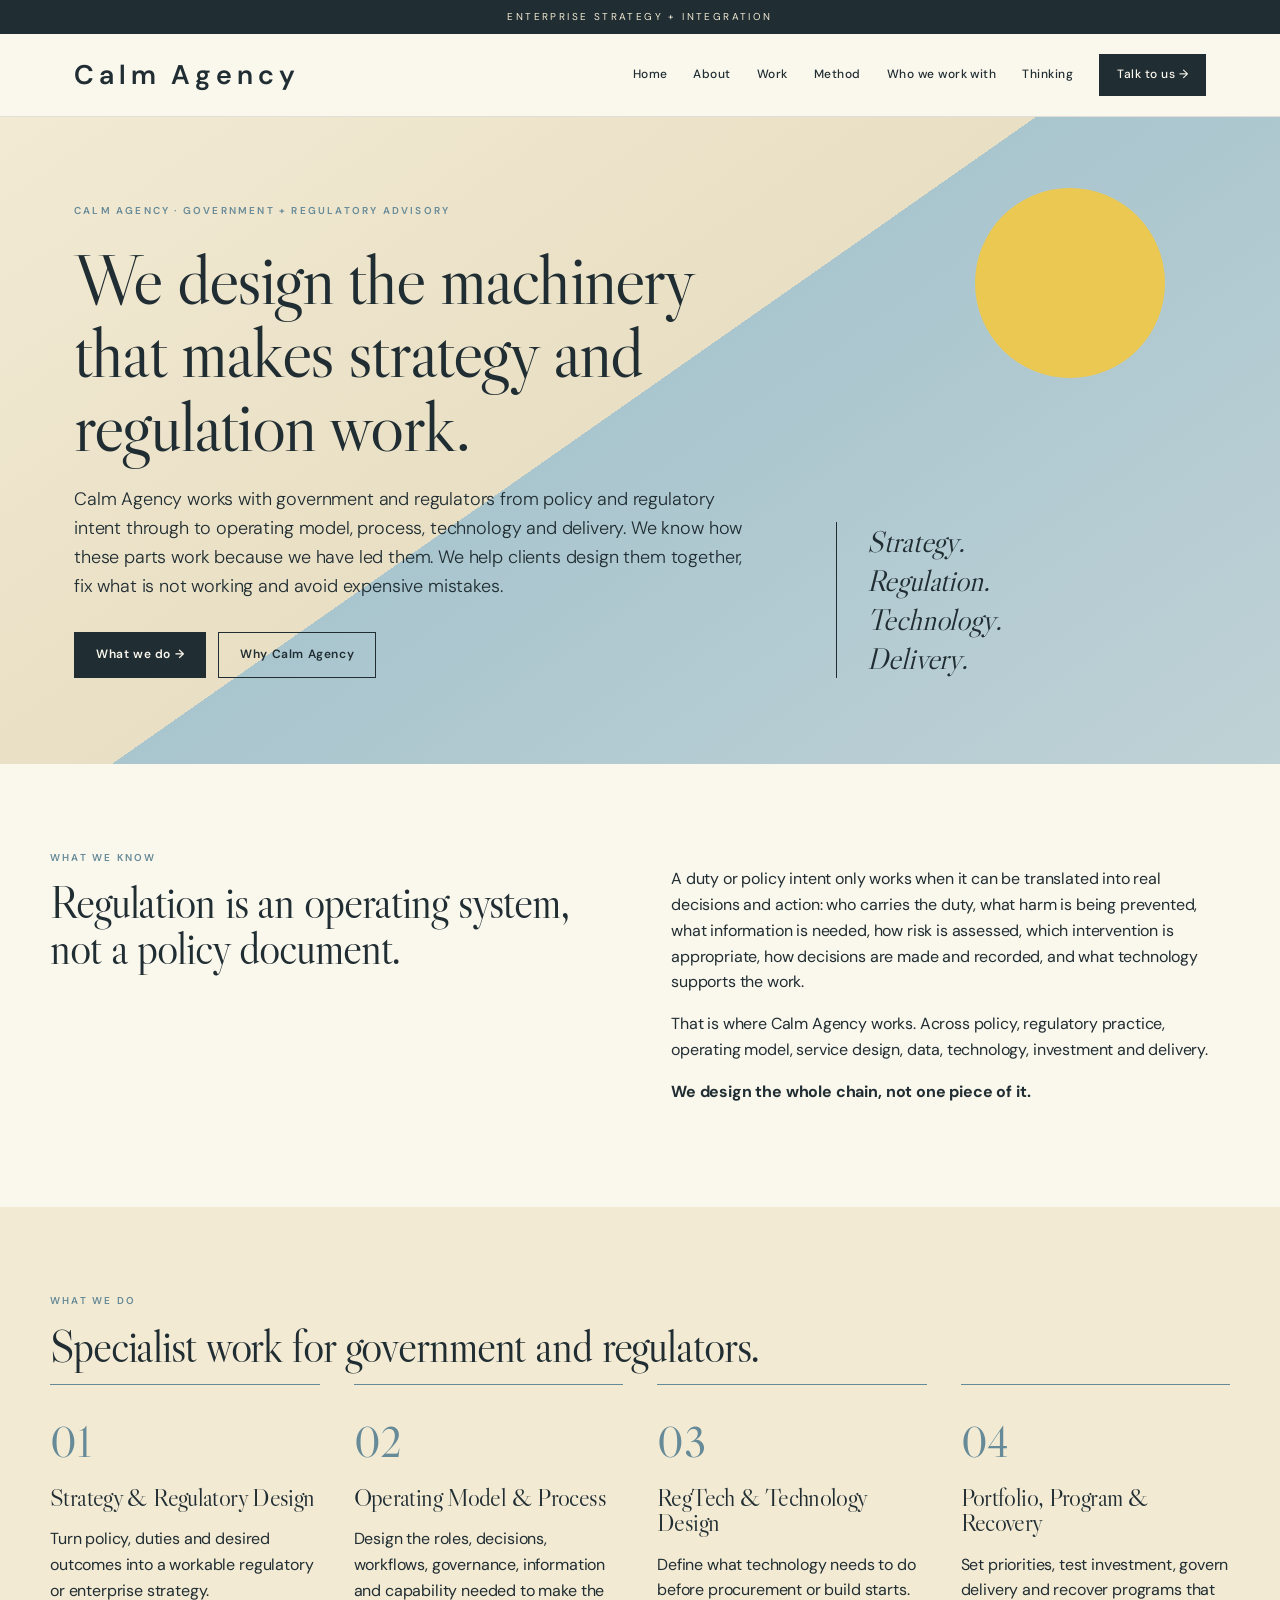
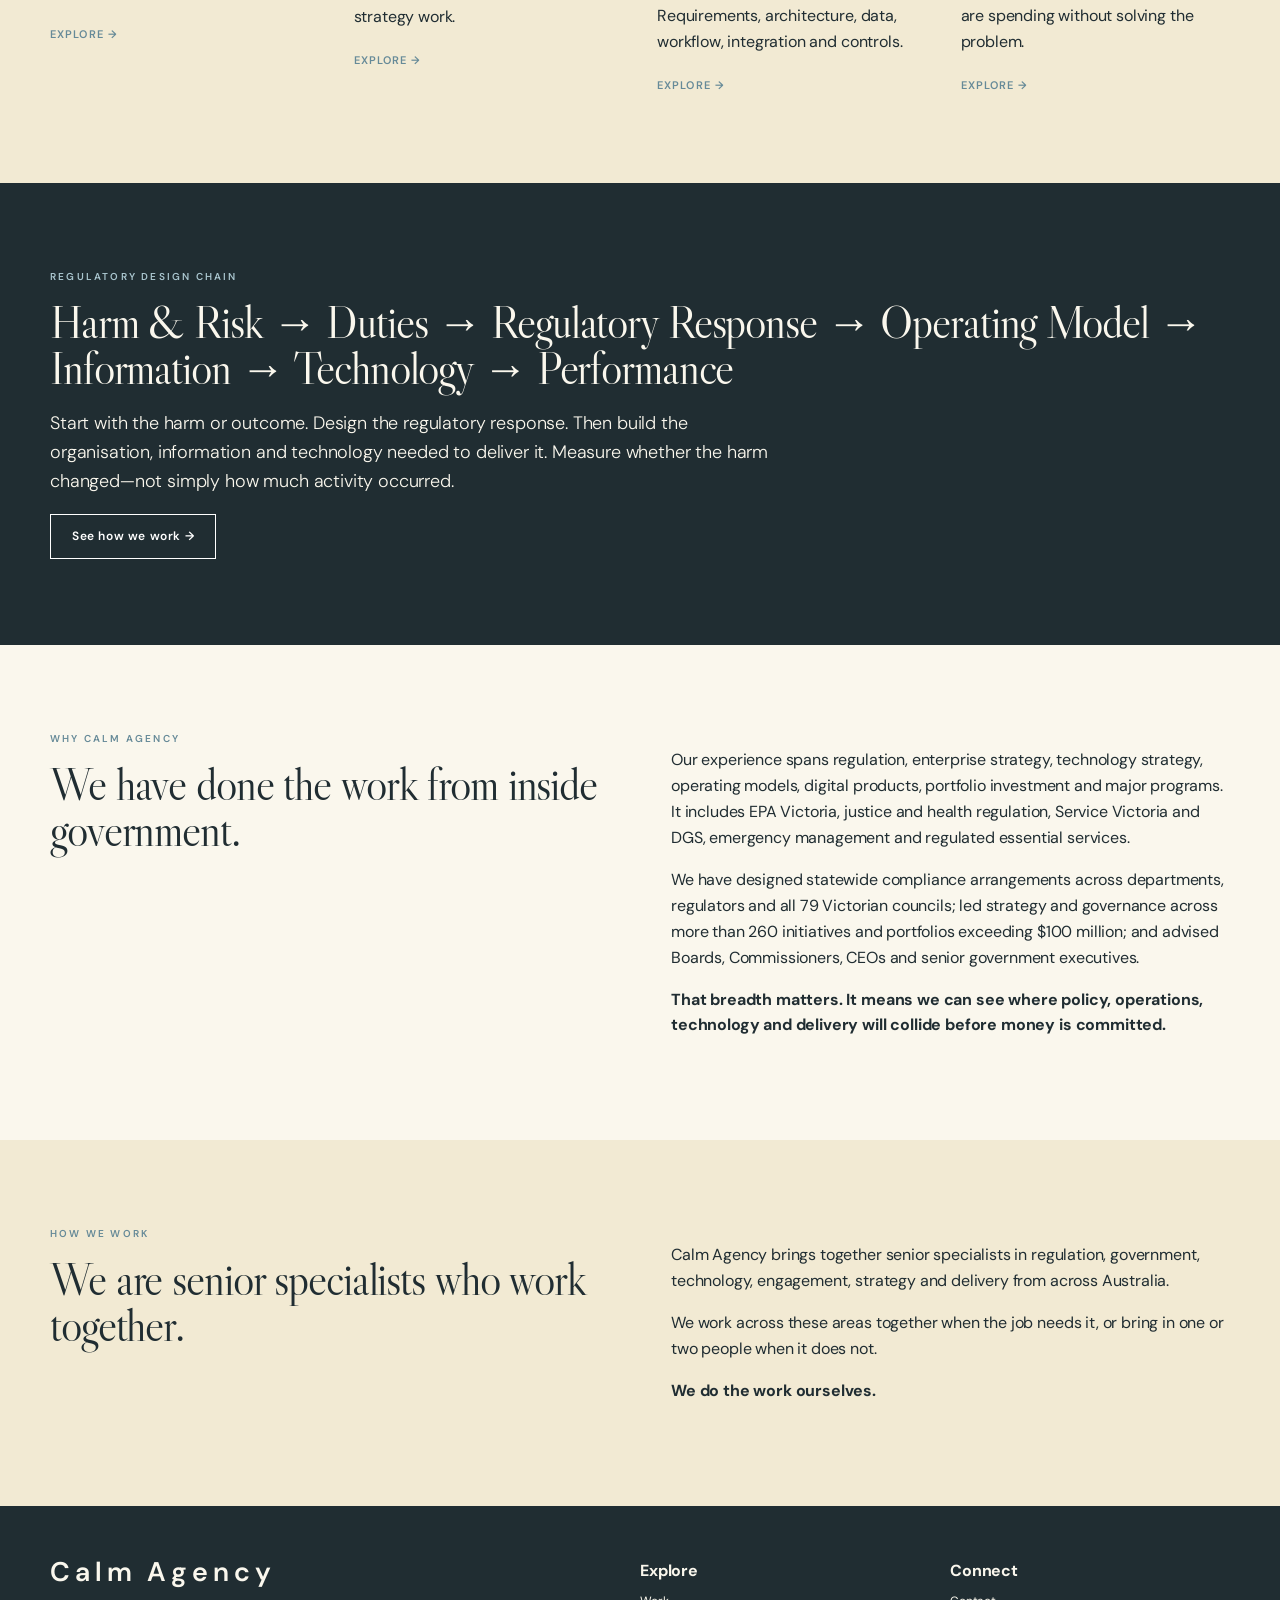
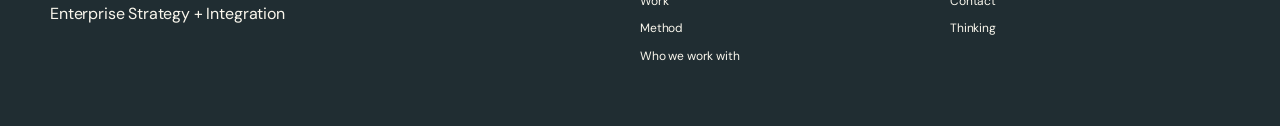
<file: index.html>
<!doctype html><html lang="en"><head><meta charset="utf-8"><meta name="viewport" content="width=device-width,initial-scale=1"><title>Calm Agency | Strategy, Regulation + Technology</title><meta name="description" content="Calm Agency helps government and regulators design strategy, regulation, operating models, technology and delivery that work together."><link rel="icon" type="image/svg+xml" href="favicon.svg"><link rel="stylesheet" href="styles.css"></head><body><div class="top">ENTERPRISE STRATEGY + INTEGRATION</div><header class="nav"><div class="navin"><a class="brand" href="index.html">Calm Agency</a><button class="mobile" aria-label="Toggle navigation" aria-expanded="false" aria-controls="site-nav">Menu</button><nav id="site-nav"><a href="index.html">Home</a><a href="about.html">About</a><a href="services.html">Work</a><a href="approach.html">Method</a><a href="sectors.html">Who we work with</a><a href="insights.html">Thinking</a><a class="cta" href="contact.html">Talk to us →</a></nav></div></header><main><section class="hero"><div class="wrap"><div><div class="eyebrow">Calm Agency · Government + Regulatory Advisory</div><h1>We design the machinery that makes strategy and regulation work.</h1><p class="lead">Calm Agency works with government and regulators from policy and regulatory intent through to operating model, process, technology and delivery. We know how these parts work because we have led them. We help clients design them together, fix what is not working and avoid expensive mistakes.</p><div class="buttons"><a class="button primary" href="services.html">What we do →</a><a class="button" href="about.html">Why Calm Agency</a></div></div><div class="hero-note">Strategy.<br>Regulation.<br>Technology.<br>Delivery.</div></div></section><section class="section"><div class="inner grid2"><div><div class="eyebrow">What we know</div><h2>Regulation is an operating system, not a policy document.</h2></div><div><p>A duty or policy intent only works when it can be translated into real decisions and action: who carries the duty, what harm is being prevented, what information is needed, how risk is assessed, which intervention is appropriate, how decisions are made and recorded, and what technology supports the work.</p><p>That is where Calm Agency works. Across policy, regulatory practice, operating model, service design, data, technology, investment and delivery.</p><p><b>We design the whole chain, not one piece of it.</b></p></div></div></section><section class="section alt"><div class="inner"><div class="eyebrow">What we do</div><h2>Specialist work for government and regulators.</h2><div class="grid4"><article class="card"><div class="num">01</div><h3>Strategy & Regulatory Design</h3><p>Turn policy, duties and desired outcomes into a workable regulatory or enterprise strategy.</p><a href="services.html#strategy">Explore →</a></article><article class="card"><div class="num">02</div><h3>Operating Model & Process</h3><p>Design the roles, decisions, workflows, governance, information and capability needed to make the strategy work.</p><a href="services.html#operating-model">Explore →</a></article><article class="card"><div class="num">03</div><h3>RegTech & Technology Design</h3><p>Define what technology needs to do before procurement or build starts. Requirements, architecture, data, workflow, integration and controls.</p><a href="services.html#technology">Explore →</a></article><article class="card"><div class="num">04</div><h3>Portfolio, Program & Recovery</h3><p>Set priorities, test investment, govern delivery and recover programs that are spending without solving the problem.</p><a href="services.html#delivery">Explore →</a></article></div></div></section><section class="section dark"><div class="inner"><div class="eyebrow" style="color:#a9c5ce">Regulatory design chain</div><h2>Harm & Risk → Duties → Regulatory Response → Operating Model → Information → Technology → Performance</h2><p class="lead">Start with the harm or outcome. Design the regulatory response. Then build the organisation, information and technology needed to deliver it. Measure whether the harm changed—not simply how much activity occurred.</p><a class="button" style="color:white;border-color:white" href="approach.html">See how we work →</a></div></section><section class="section"><div class="inner grid2"><div><div class="eyebrow">Why Calm Agency</div><h2>We have done the work from inside government.</h2></div><div><p>Our experience spans regulation, enterprise strategy, technology strategy, operating models, digital products, portfolio investment and major programs. It includes EPA Victoria, justice and health regulation, Service Victoria and DGS, emergency management and regulated essential services.</p><p>We have designed statewide compliance arrangements across departments, regulators and all 79 Victorian councils; led strategy and governance across more than 260 initiatives and portfolios exceeding $100 million; and advised Boards, Commissioners, CEOs and senior government executives.</p><p><b>That breadth matters. It means we can see where policy, operations, technology and delivery will collide before money is committed.</b></p></div></div></section><section class="section alt"><div class="inner grid2"><div><div class="eyebrow">How we work</div><h2>We are senior specialists who work together.</h2></div><div><p>Calm Agency brings together senior specialists in regulation, government, technology, engagement, strategy and delivery from across Australia.</p><p>We work across these areas together when the job needs it, or bring in one or two people when it does not.</p><p><b>We do the work ourselves.</b></p></div></div></section></main><footer class="footer"><div class="footerin"><div><div class="brand">Calm Agency</div><p>Enterprise Strategy + Integration</p></div><div><b>Explore</b><a href="services.html">Work</a><a href="approach.html">Method</a><a href="sectors.html">Who we work with</a></div><div><b>Connect</b><a href="contact.html">Contact</a><a href="insights.html">Thinking</a></div></div></footer><script src="script.js"></script></body></html>
</file>
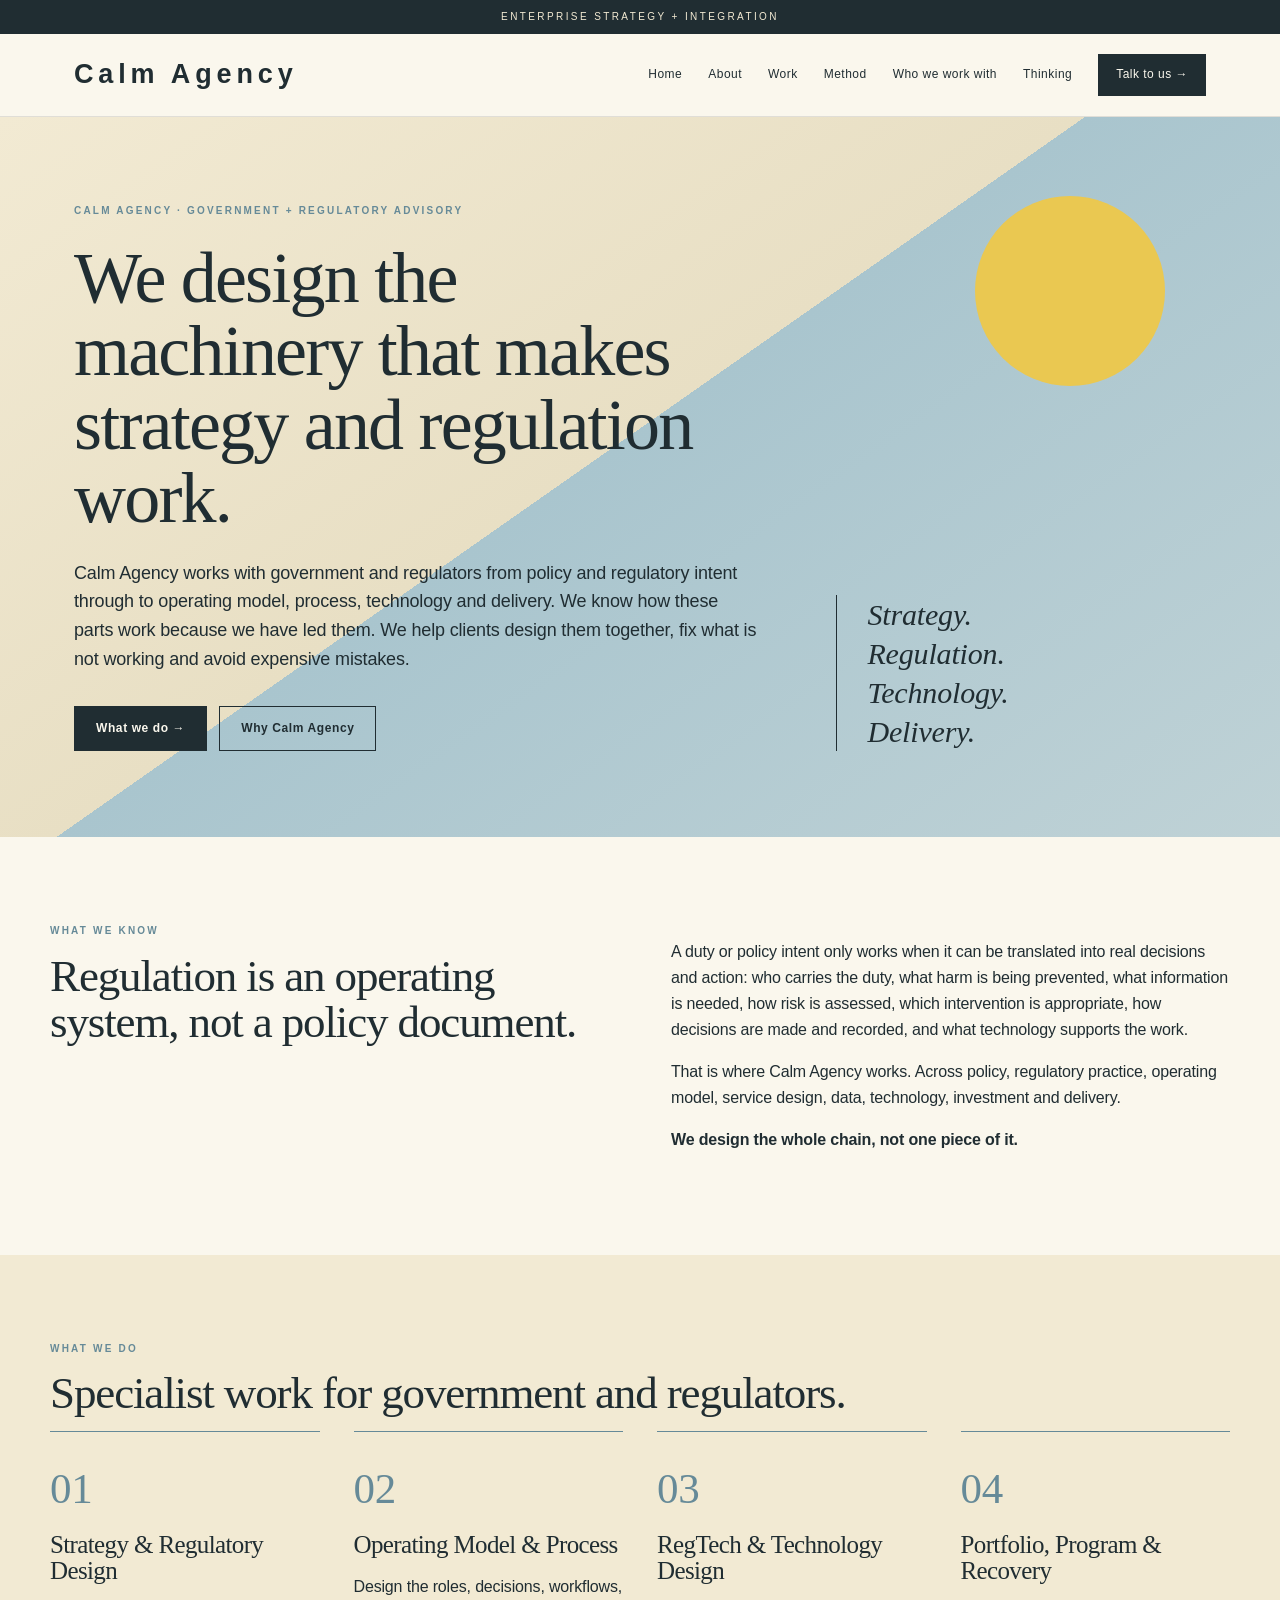
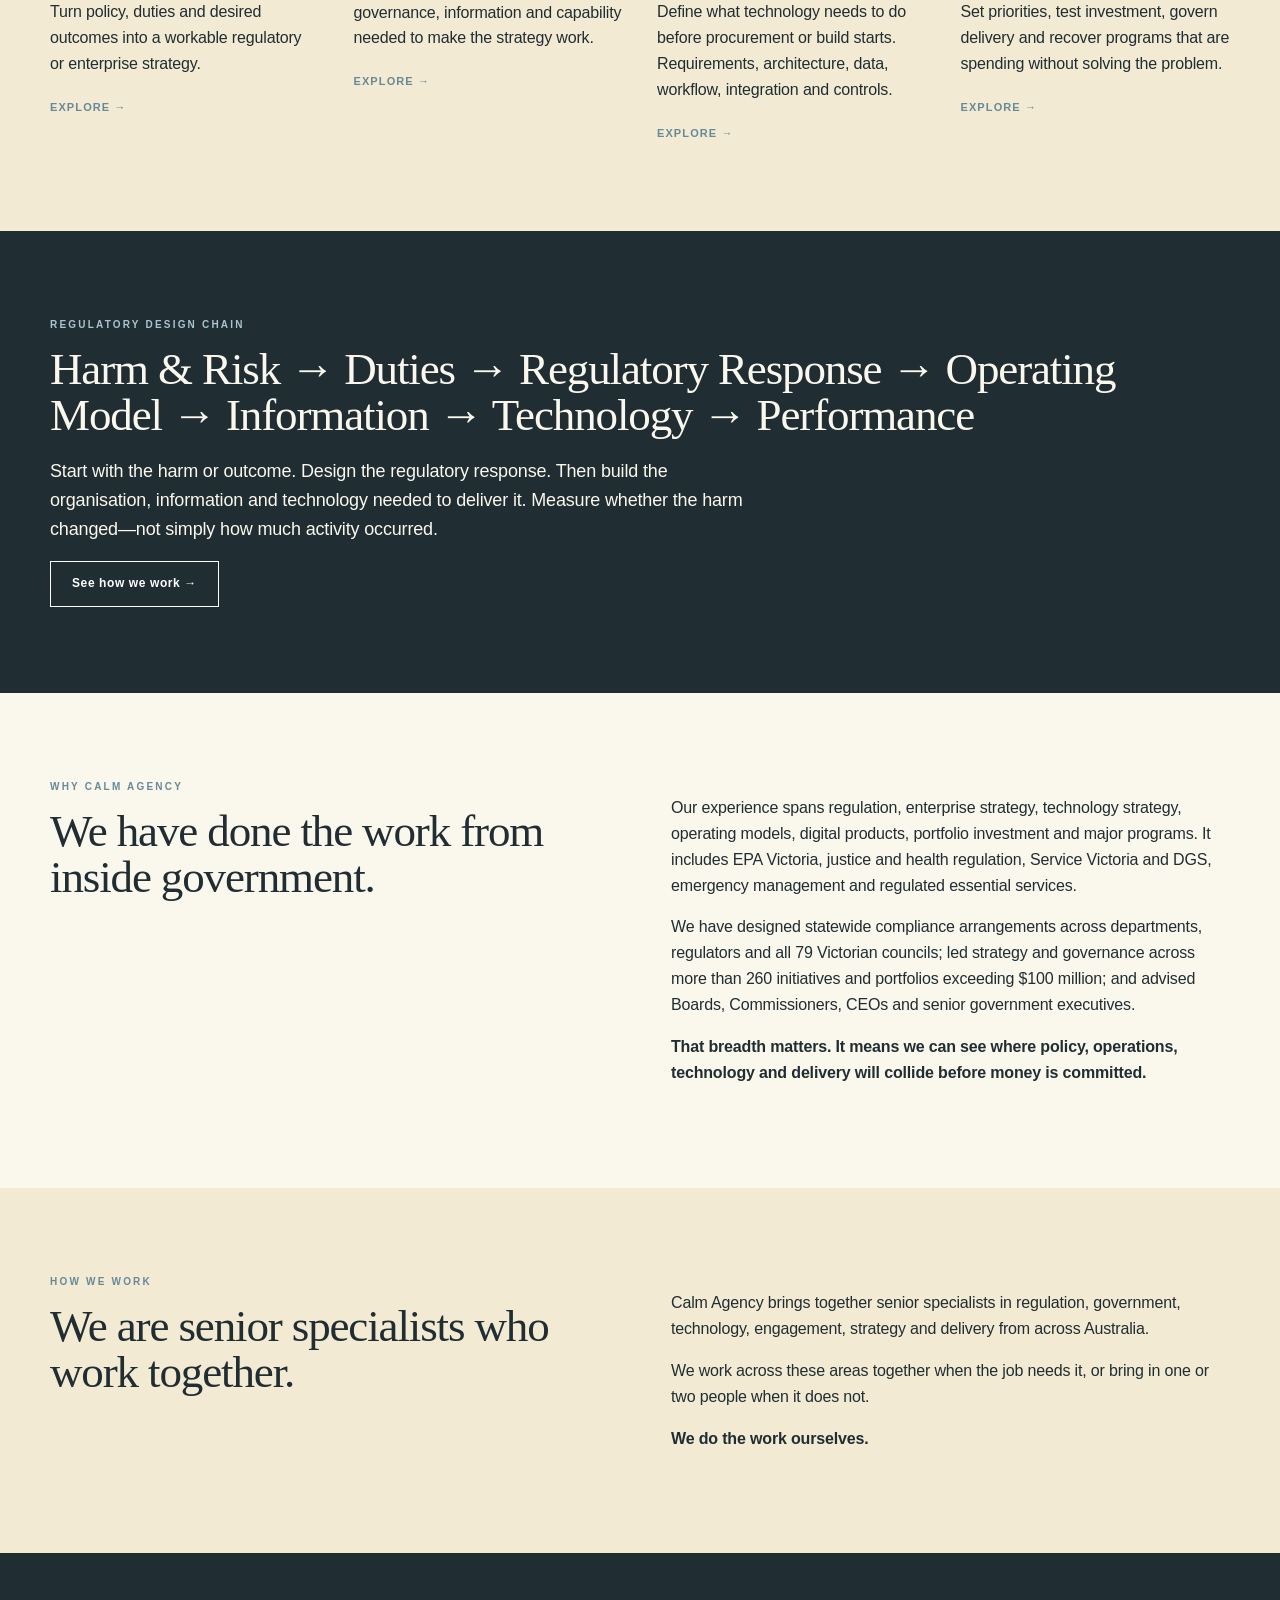
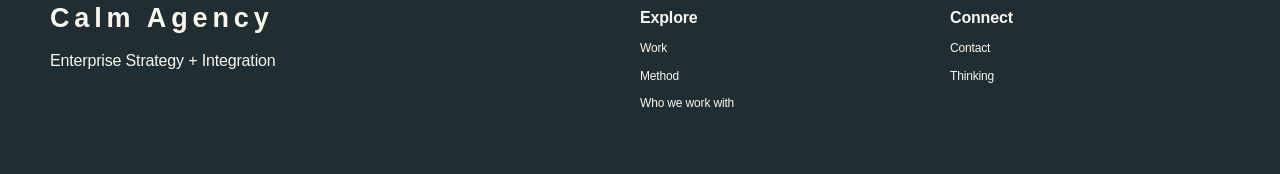
<file: legacy-pages-redirect/index.html>
<!doctype html>
<html lang="en">
<head>
  <meta charset="utf-8">
  <meta name="viewport" content="width=device-width, initial-scale=1">
  <meta name="robots" content="noindex">
  <title>TAOTI has moved</title>
  <meta http-equiv="refresh" content="0; url=https://taoti06.github.io/TAOTI/">
  <script>
    (function () {
      var oldBase = "/intent-and-practice";
      var path = location.pathname;
      var suffix = path === oldBase ? "/" : path.startsWith(oldBase + "/") ? path.slice(oldBase.length) : "/";
      location.replace("https://taoti06.github.io/TAOTI" + suffix + location.search + location.hash);
    }());
  </script>
</head>
<body>
  <p>TAOTI has moved to <a href="https://taoti06.github.io/TAOTI/">https://taoti06.github.io/TAOTI/</a>.</p>
</body>
</html>
</file>
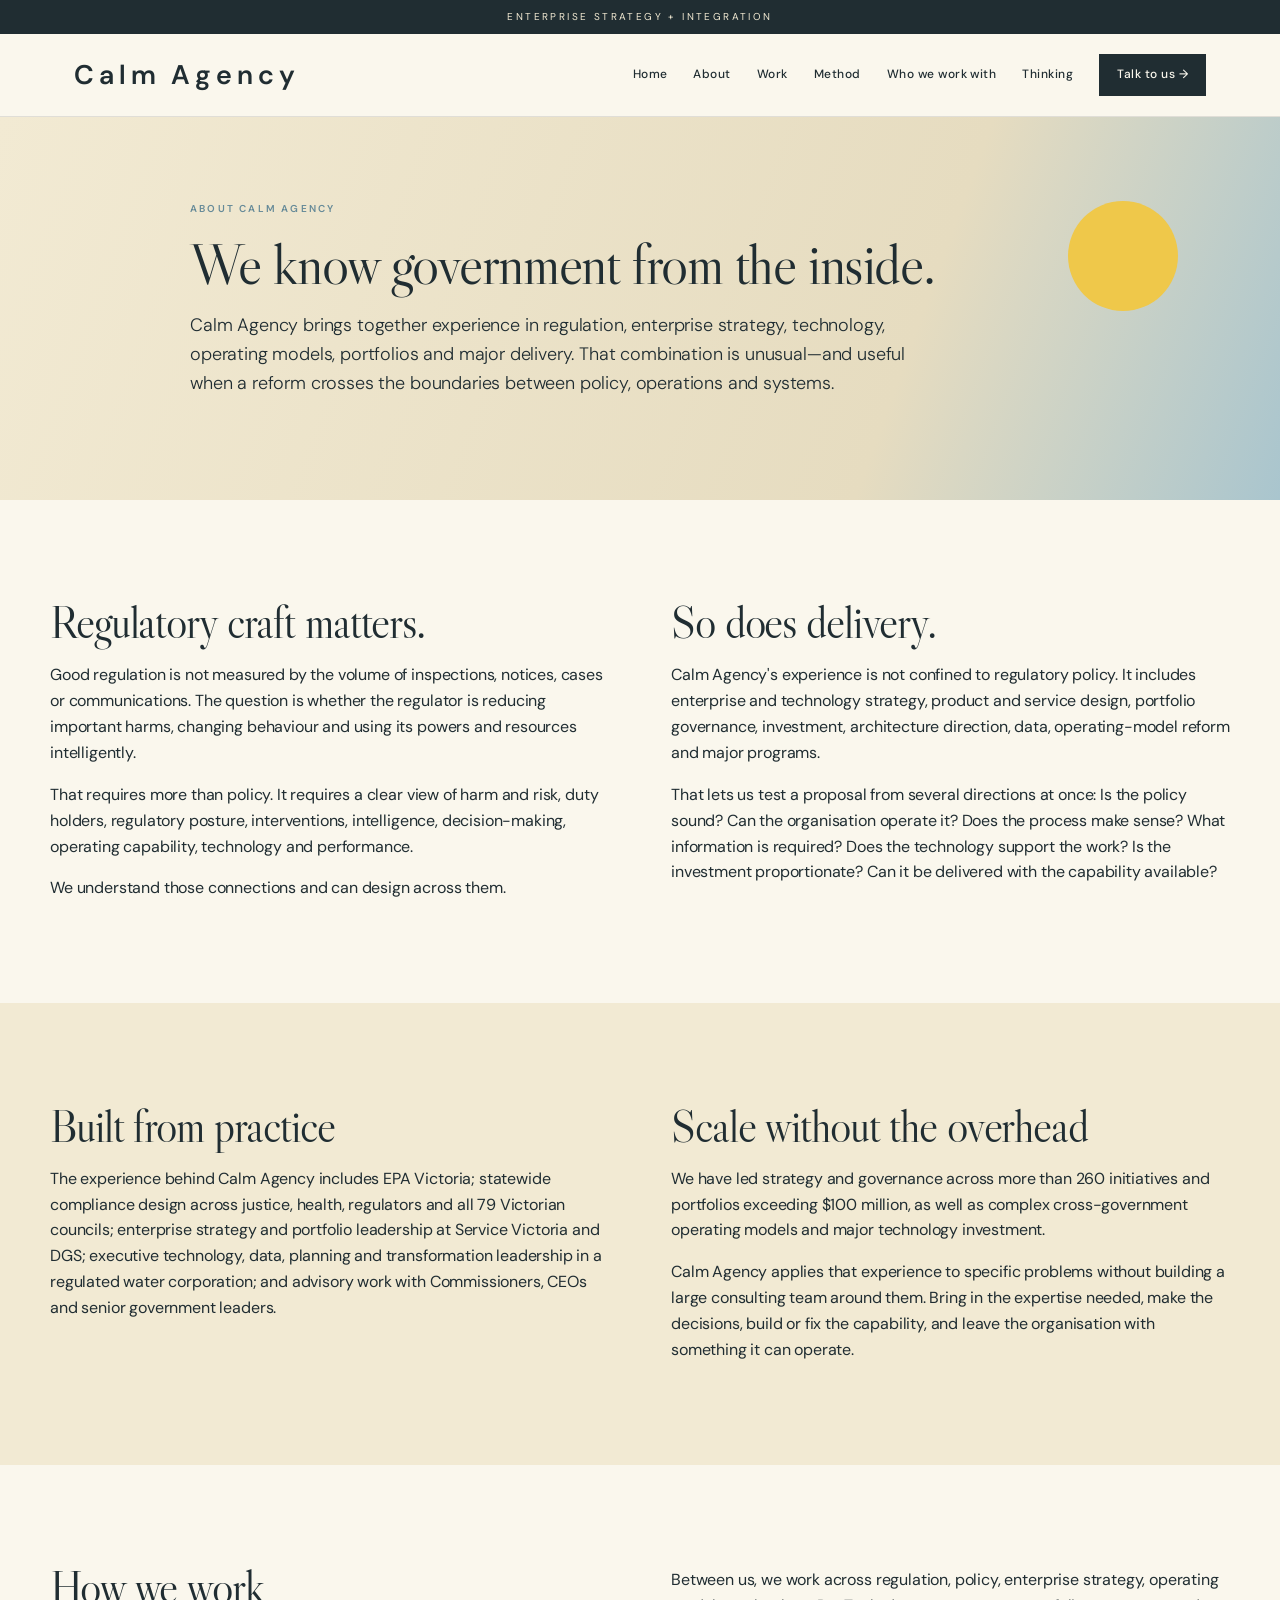
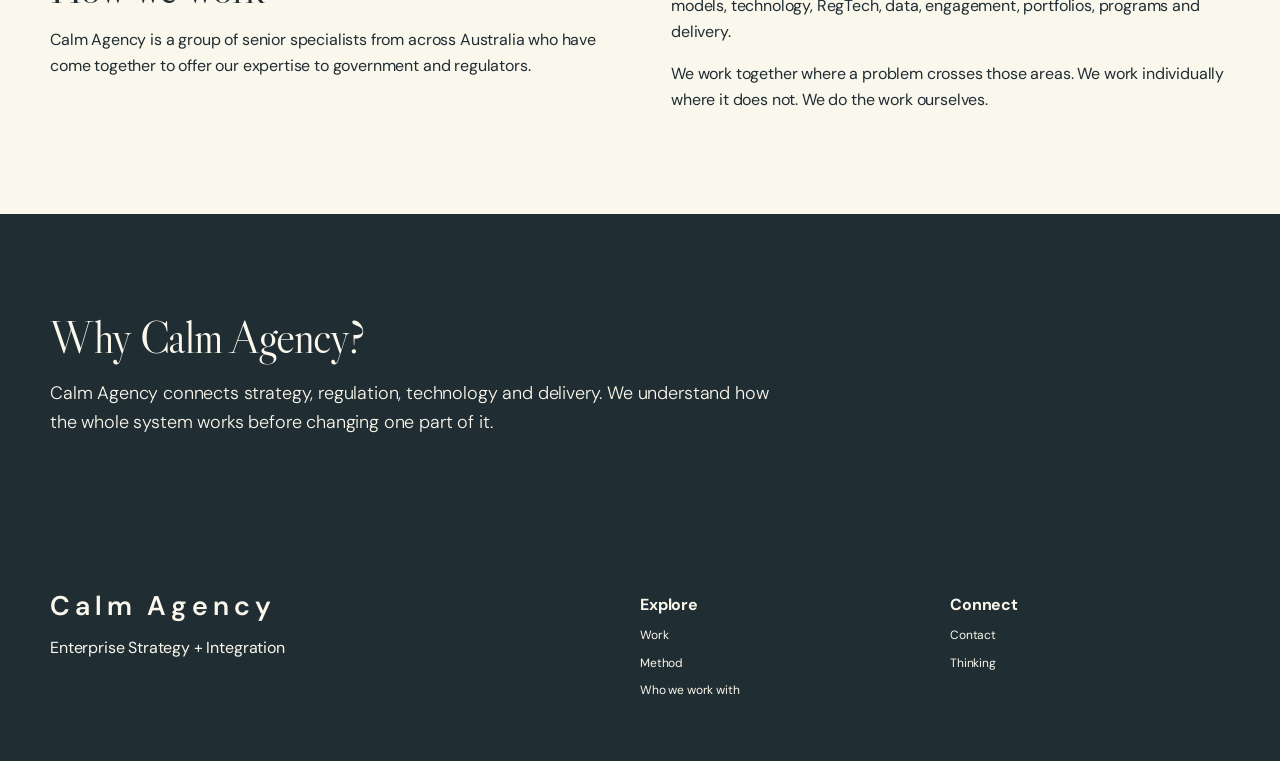
<file: about.html>
<!doctype html><html lang="en"><head><meta charset="utf-8"><meta name="viewport" content="width=device-width,initial-scale=1"><title>About | Calm Agency</title><meta name="description" content="Calm Agency brings regulatory, enterprise, technology and delivery experience together for government and regulators."><link rel="icon" type="image/svg+xml" href="favicon.svg"><link rel="stylesheet" href="styles.css"></head><body><div class="top">ENTERPRISE STRATEGY + INTEGRATION</div><header class="nav"><div class="navin"><a class="brand" href="index.html">Calm Agency</a><button class="mobile" aria-label="Toggle navigation" aria-expanded="false" aria-controls="site-nav">Menu</button><nav id="site-nav"><a href="index.html">Home</a><a href="about.html">About</a><a href="services.html">Work</a><a href="approach.html">Method</a><a href="sectors.html">Who we work with</a><a href="insights.html">Thinking</a><a class="cta" href="contact.html">Talk to us →</a></nav></div></header><main><section class="pagehead"><div class="inner"><div class="eyebrow">About Calm Agency</div><h1>We know government from the inside.</h1><p class="lead">Calm Agency brings together experience in regulation, enterprise strategy, technology, operating models, portfolios and major delivery. That combination is unusual—and useful when a reform crosses the boundaries between policy, operations and systems.</p></div></section><section class="section"><div class="inner grid2"><div><h2>Regulatory craft matters.</h2><p>Good regulation is not measured by the volume of inspections, notices, cases or communications. The question is whether the regulator is reducing important harms, changing behaviour and using its powers and resources intelligently.</p><p>That requires more than policy. It requires a clear view of harm and risk, duty holders, regulatory posture, interventions, intelligence, decision-making, operating capability, technology and performance.</p><p>We understand those connections and can design across them.</p></div><div><h2>So does delivery.</h2><p>Calm Agency's experience is not confined to regulatory policy. It includes enterprise and technology strategy, product and service design, portfolio governance, investment, architecture direction, data, operating-model reform and major programs.</p><p>That lets us test a proposal from several directions at once: Is the policy sound? Can the organisation operate it? Does the process make sense? What information is required? Does the technology support the work? Is the investment proportionate? Can it be delivered with the capability available?</p></div></div></section><section class="section alt"><div class="inner grid2"><div><h2>Built from practice</h2><p>The experience behind Calm Agency includes EPA Victoria; statewide compliance design across justice, health, regulators and all 79 Victorian councils; enterprise strategy and portfolio leadership at Service Victoria and DGS; executive technology, data, planning and transformation leadership in a regulated water corporation; and advisory work with Commissioners, CEOs and senior government leaders.</p></div><div><h2>Scale without the overhead</h2><p>We have led strategy and governance across more than 260 initiatives and portfolios exceeding $100 million, as well as complex cross-government operating models and major technology investment.</p><p>Calm Agency applies that experience to specific problems without building a large consulting team around them. Bring in the expertise needed, make the decisions, build or fix the capability, and leave the organisation with something it can operate.</p></div></div></section><section class="section"><div class="inner grid2"><div><h2>How we work</h2><p>Calm Agency is a group of senior specialists from across Australia who have come together to offer our expertise to government and regulators.</p></div><div><p>Between us, we work across regulation, policy, enterprise strategy, operating models, technology, RegTech, data, engagement, portfolios, programs and delivery.</p><p>We work together where a problem crosses those areas. We work individually where it does not. We do the work ourselves.</p></div></div></section><section class="section dark"><div class="inner"><h2>Why Calm Agency?</h2><p class="lead">Calm Agency connects strategy, regulation, technology and delivery. We understand how the whole system works before changing one part of it.</p></div></section></main><footer class="footer"><div class="footerin"><div><div class="brand">Calm Agency</div><p>Enterprise Strategy + Integration</p></div><div><b>Explore</b><a href="services.html">Work</a><a href="approach.html">Method</a><a href="sectors.html">Who we work with</a></div><div><b>Connect</b><a href="contact.html">Contact</a><a href="insights.html">Thinking</a></div></div></footer><script src="script.js"></script></body></html>
</file>
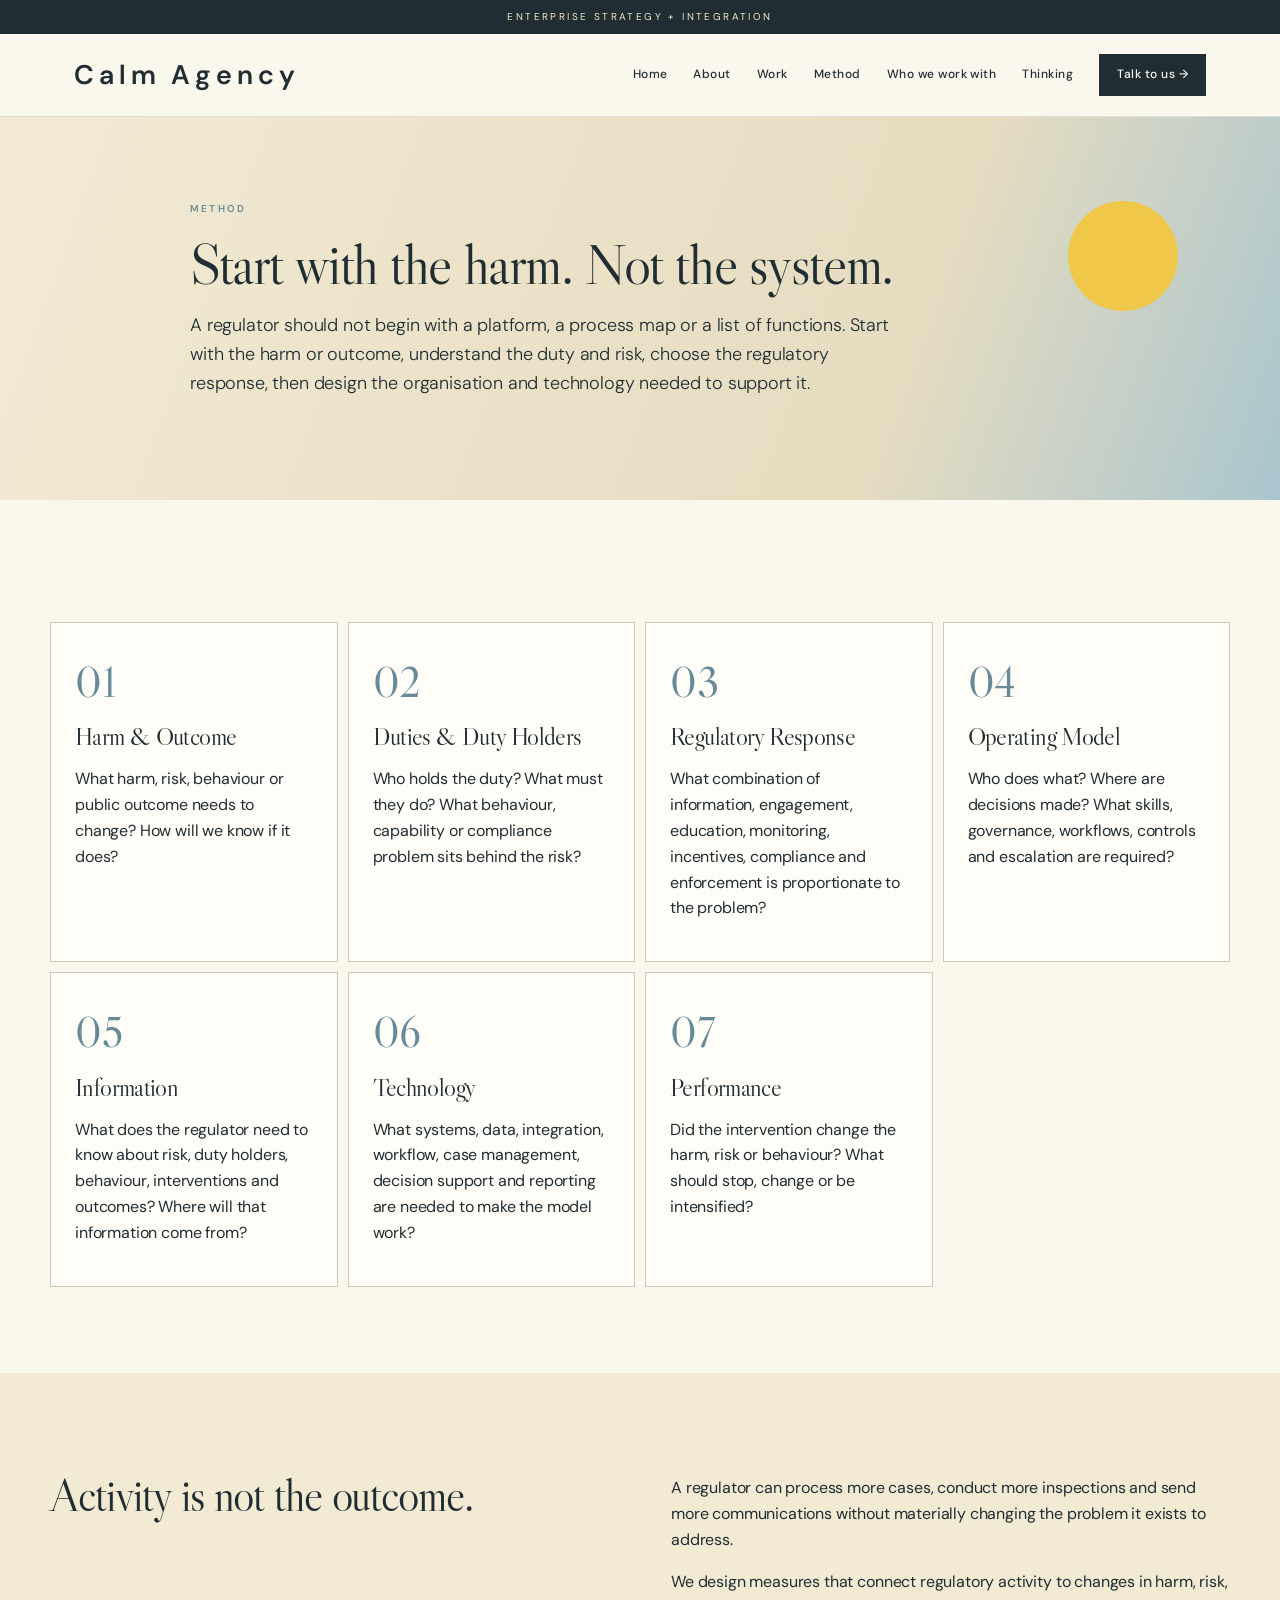
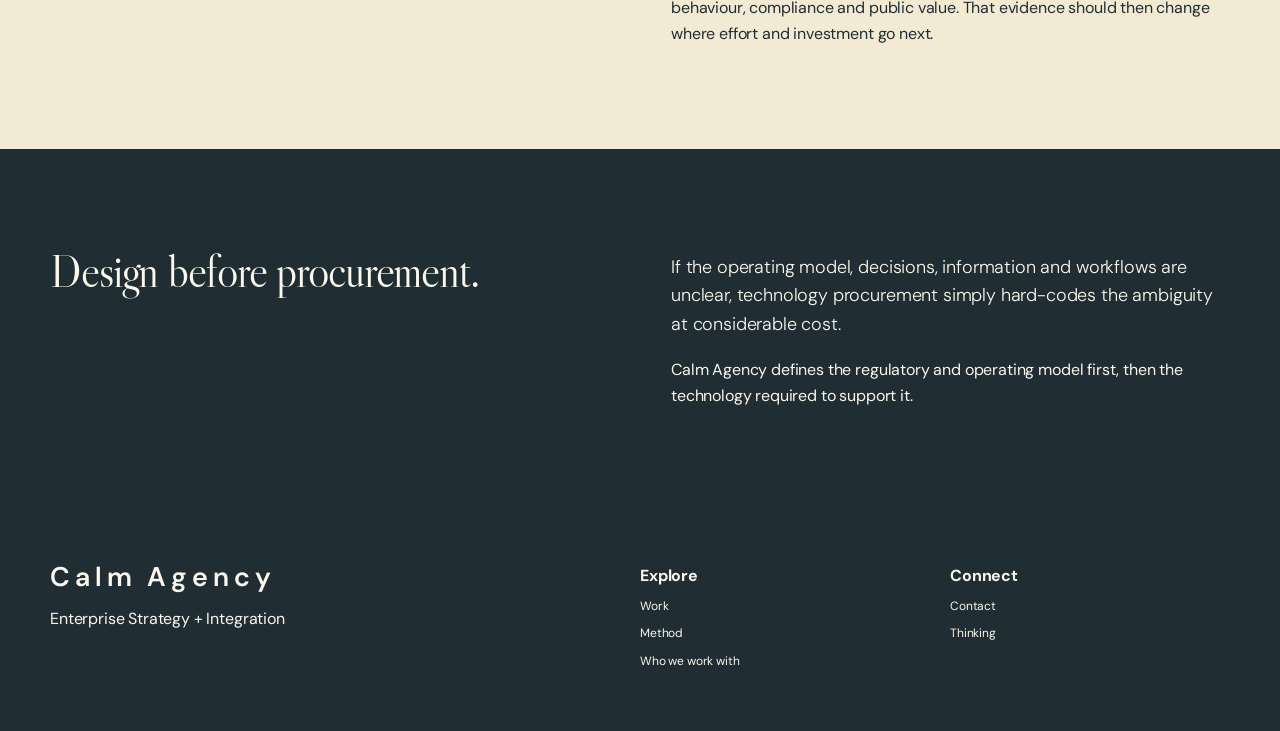
<file: approach.html>
<!doctype html><html lang="en"><head><meta charset="utf-8"><meta name="viewport" content="width=device-width,initial-scale=1"><title>Method | Calm Agency</title><meta name="description" content="Calm Agency starts with harm, risk and outcomes, then designs the regulatory response, operating model, information and technology."><link rel="icon" type="image/svg+xml" href="favicon.svg"><link rel="stylesheet" href="styles.css"></head><body><div class="top">ENTERPRISE STRATEGY + INTEGRATION</div><header class="nav"><div class="navin"><a class="brand" href="index.html">Calm Agency</a><button class="mobile" aria-label="Toggle navigation" aria-expanded="false" aria-controls="site-nav">Menu</button><nav id="site-nav"><a href="index.html">Home</a><a href="about.html">About</a><a href="services.html">Work</a><a href="approach.html">Method</a><a href="sectors.html">Who we work with</a><a href="insights.html">Thinking</a><a class="cta" href="contact.html">Talk to us →</a></nav></div></header><main><section class="pagehead"><div class="inner"><div class="eyebrow">Method</div><h1>Start with the harm. Not the system.</h1><p class="lead">A regulator should not begin with a platform, a process map or a list of functions. Start with the harm or outcome, understand the duty and risk, choose the regulatory response, then design the organisation and technology needed to support it.</p></div></section><section class="section"><div class="inner"><div class="method"><div class="step"><div class="num">01</div><h3>Harm & Outcome</h3><p>What harm, risk, behaviour or public outcome needs to change? How will we know if it does?</p></div><div class="step"><div class="num">02</div><h3>Duties & Duty Holders</h3><p>Who holds the duty? What must they do? What behaviour, capability or compliance problem sits behind the risk?</p></div><div class="step"><div class="num">03</div><h3>Regulatory Response</h3><p>What combination of information, engagement, education, monitoring, incentives, compliance and enforcement is proportionate to the problem?</p></div><div class="step"><div class="num">04</div><h3>Operating Model</h3><p>Who does what? Where are decisions made? What skills, governance, workflows, controls and escalation are required?</p></div><div class="step"><div class="num">05</div><h3>Information</h3><p>What does the regulator need to know about risk, duty holders, behaviour, interventions and outcomes? Where will that information come from?</p></div><div class="step"><div class="num">06</div><h3>Technology</h3><p>What systems, data, integration, workflow, case management, decision support and reporting are needed to make the model work?</p></div><div class="step"><div class="num">07</div><h3>Performance</h3><p>Did the intervention change the harm, risk or behaviour? What should stop, change or be intensified?</p></div></div></div></section><section class="section alt"><div class="inner grid2"><div><h2>Activity is not the outcome.</h2></div><div><p>A regulator can process more cases, conduct more inspections and send more communications without materially changing the problem it exists to address.</p><p>We design measures that connect regulatory activity to changes in harm, risk, behaviour, compliance and public value. That evidence should then change where effort and investment go next.</p></div></div></section><section class="section dark"><div class="inner grid2"><div><h2>Design before procurement.</h2></div><div><p class="lead">If the operating model, decisions, information and workflows are unclear, technology procurement simply hard-codes the ambiguity at considerable cost.</p><p>Calm Agency defines the regulatory and operating model first, then the technology required to support it.</p></div></div></section></main><footer class="footer"><div class="footerin"><div><div class="brand">Calm Agency</div><p>Enterprise Strategy + Integration</p></div><div><b>Explore</b><a href="services.html">Work</a><a href="approach.html">Method</a><a href="sectors.html">Who we work with</a></div><div><b>Connect</b><a href="contact.html">Contact</a><a href="insights.html">Thinking</a></div></div></footer><script src="script.js"></script></body></html>
</file>
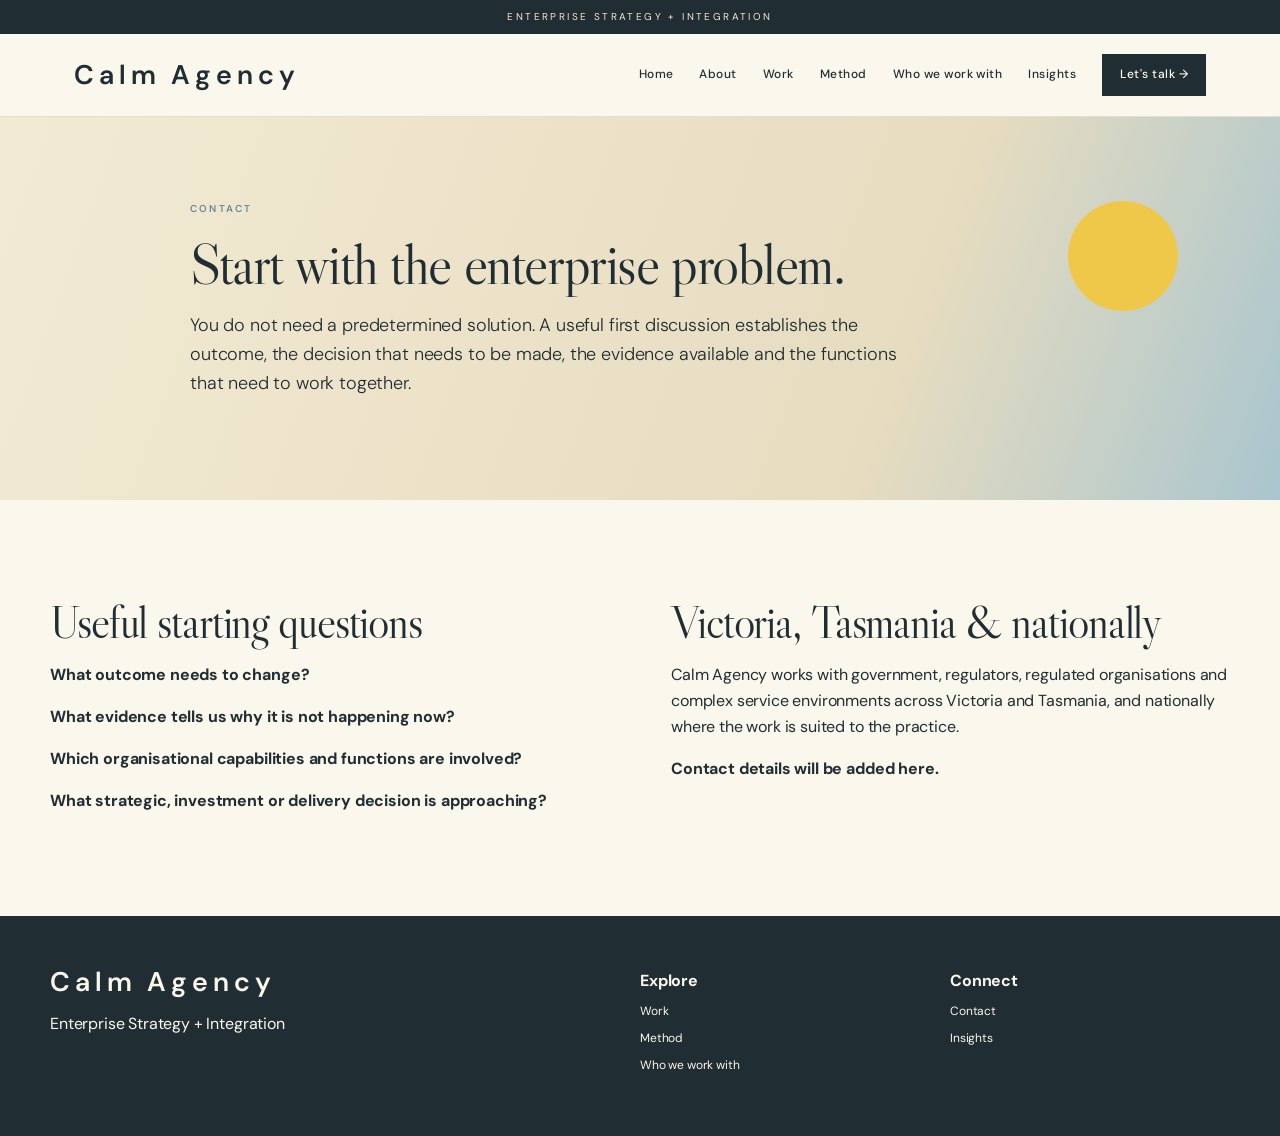
<file: contact.html>
<!doctype html><html lang="en"><head><meta charset="utf-8"><meta name="viewport" content="width=device-width,initial-scale=1"><title>Contact | Calm Agency</title><meta name="description" content="Start with the enterprise problem. Calm Agency works across strategy, customer, product, technology, investment and delivery."><link rel="icon" type="image/svg+xml" href="favicon.svg"><link rel="stylesheet" href="styles.css"></head><body><div class="top">ENTERPRISE STRATEGY + INTEGRATION</div><header class="nav"><div class="navin"><a class="brand" href="index.html">Calm Agency</a><button class="mobile" aria-label="Toggle navigation" aria-expanded="false" aria-controls="site-nav">Menu</button><nav id="site-nav"><a href="index.html">Home</a><a href="about.html">About</a><a href="services.html">Work</a><a href="approach.html">Method</a><a href="sectors.html">Who we work with</a><a href="insights.html">Insights</a><a class="cta" href="contact.html">Let's talk →</a></nav></div></header><main><section class="pagehead"><div class="inner"><div class="eyebrow">Contact</div><h1>Start with the enterprise problem.</h1><p class="lead">You do not need a predetermined solution. A useful first discussion establishes the outcome, the decision that needs to be made, the evidence available and the functions that need to work together.</p></div></section><section class="section"><div class="inner grid2"><div><h2>Useful starting questions</h2><p><b>What outcome needs to change?</b></p><p><b>What evidence tells us why it is not happening now?</b></p><p><b>Which organisational capabilities and functions are involved?</b></p><p><b>What strategic, investment or delivery decision is approaching?</b></p></div><div><h2>Victoria, Tasmania & nationally</h2><p>Calm Agency works with government, regulators, regulated organisations and complex service environments across Victoria and Tasmania, and nationally where the work is suited to the practice.</p><p><b>Contact details will be added here.</b></p></div></div></section></main><footer class="footer"><div class="footerin"><div><div class="brand">Calm Agency</div><p>Enterprise Strategy + Integration</p></div><div><b>Explore</b><a href="services.html">Work</a><a href="approach.html">Method</a><a href="sectors.html">Who we work with</a></div><div><b>Connect</b><a href="contact.html">Contact</a><a href="insights.html">Insights</a></div></div></footer><script src="script.js"></script></body></html>
</file>
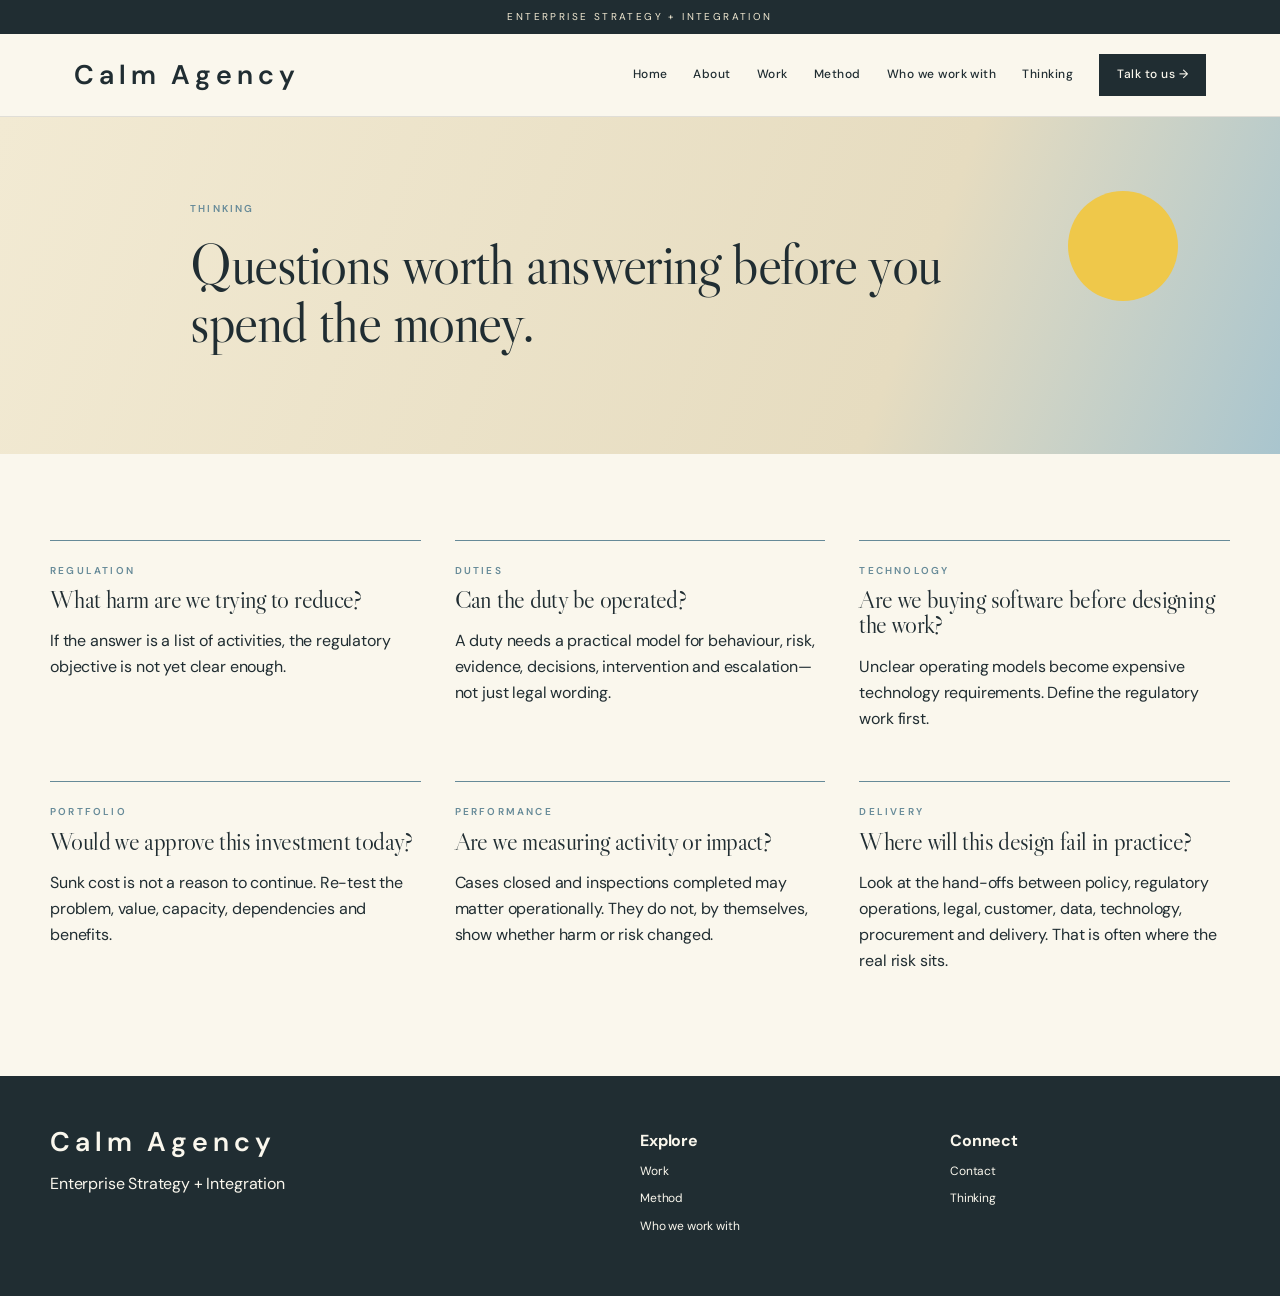
<file: insights.html>
<!doctype html><html lang="en"><head><meta charset="utf-8"><meta name="viewport" content="width=device-width,initial-scale=1"><title>Thinking | Calm Agency</title><meta name="description" content="Practical questions about regulation, strategy, technology and public-sector delivery."><link rel="icon" type="image/svg+xml" href="favicon.svg"><link rel="stylesheet" href="styles.css"></head><body><div class="top">ENTERPRISE STRATEGY + INTEGRATION</div><header class="nav"><div class="navin"><a class="brand" href="index.html">Calm Agency</a><button class="mobile" aria-label="Toggle navigation" aria-expanded="false" aria-controls="site-nav">Menu</button><nav id="site-nav"><a href="index.html">Home</a><a href="about.html">About</a><a href="services.html">Work</a><a href="approach.html">Method</a><a href="sectors.html">Who we work with</a><a href="insights.html">Thinking</a><a class="cta" href="contact.html">Talk to us →</a></nav></div></header><main><section class="pagehead"><div class="inner"><div class="eyebrow">Thinking</div><h1>Questions worth answering before you spend the money.</h1></div></section><section class="section"><div class="inner grid3"><article class="card"><div class="eyebrow">Regulation</div><h3>What harm are we trying to reduce?</h3><p>If the answer is a list of activities, the regulatory objective is not yet clear enough.</p></article><article class="card"><div class="eyebrow">Duties</div><h3>Can the duty be operated?</h3><p>A duty needs a practical model for behaviour, risk, evidence, decisions, intervention and escalation—not just legal wording.</p></article><article class="card"><div class="eyebrow">Technology</div><h3>Are we buying software before designing the work?</h3><p>Unclear operating models become expensive technology requirements. Define the regulatory work first.</p></article><article class="card"><div class="eyebrow">Portfolio</div><h3>Would we approve this investment today?</h3><p>Sunk cost is not a reason to continue. Re-test the problem, value, capacity, dependencies and benefits.</p></article><article class="card"><div class="eyebrow">Performance</div><h3>Are we measuring activity or impact?</h3><p>Cases closed and inspections completed may matter operationally. They do not, by themselves, show whether harm or risk changed.</p></article><article class="card"><div class="eyebrow">Delivery</div><h3>Where will this design fail in practice?</h3><p>Look at the hand-offs between policy, regulatory operations, legal, customer, data, technology, procurement and delivery. That is often where the real risk sits.</p></article></div></section></main><footer class="footer"><div class="footerin"><div><div class="brand">Calm Agency</div><p>Enterprise Strategy + Integration</p></div><div><b>Explore</b><a href="services.html">Work</a><a href="approach.html">Method</a><a href="sectors.html">Who we work with</a></div><div><b>Connect</b><a href="contact.html">Contact</a><a href="insights.html">Thinking</a></div></div></footer><script src="script.js"></script></body></html>
</file>
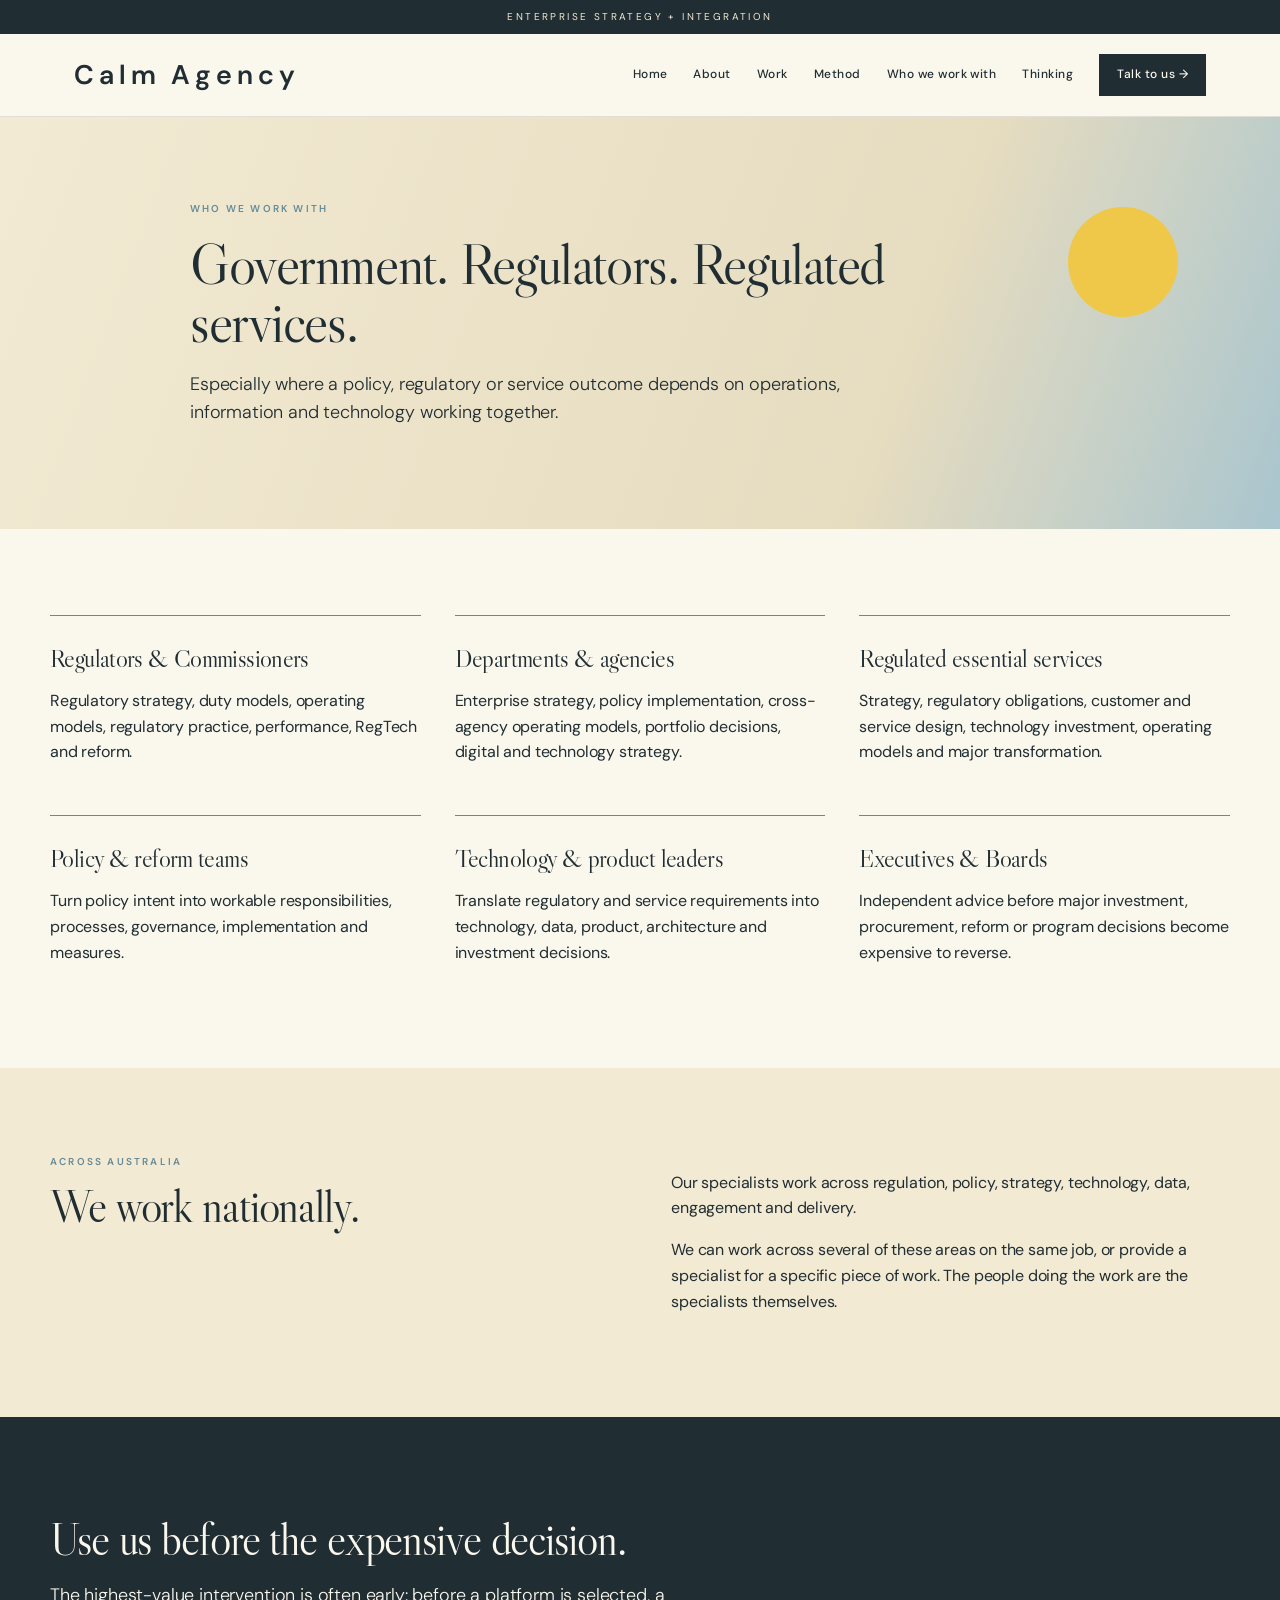
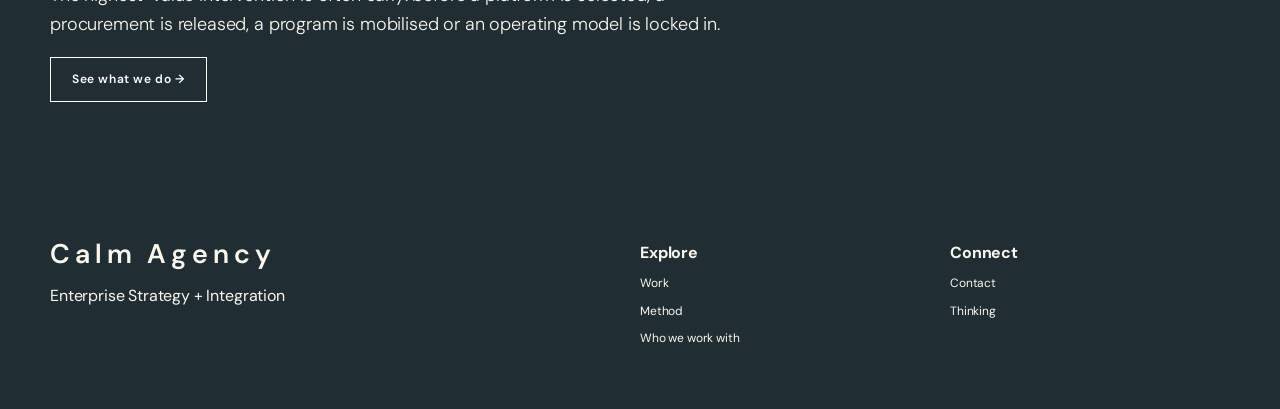
<file: sectors.html>
<!doctype html><html lang="en"><head><meta charset="utf-8"><meta name="viewport" content="width=device-width,initial-scale=1"><title>Who We Work With | Calm Agency</title><meta name="description" content="Calm Agency works with regulators, government departments, agencies and regulated essential services."><link rel="icon" type="image/svg+xml" href="favicon.svg"><link rel="stylesheet" href="styles.css"></head><body><div class="top">ENTERPRISE STRATEGY + INTEGRATION</div><header class="nav"><div class="navin"><a class="brand" href="index.html">Calm Agency</a><button class="mobile" aria-label="Toggle navigation" aria-expanded="false" aria-controls="site-nav">Menu</button><nav id="site-nav"><a href="index.html">Home</a><a href="about.html">About</a><a href="services.html">Work</a><a href="approach.html">Method</a><a href="sectors.html">Who we work with</a><a href="insights.html">Thinking</a><a class="cta" href="contact.html">Talk to us →</a></nav></div></header><main><section class="pagehead"><div class="inner"><div class="eyebrow">Who we work with</div><h1>Government. Regulators. Regulated services.</h1><p class="lead">Especially where a policy, regulatory or service outcome depends on operations, information and technology working together.</p></div></section><section class="section"><div class="inner grid3"><article class="card"><h3>Regulators & Commissioners</h3><p>Regulatory strategy, duty models, operating models, regulatory practice, performance, RegTech and reform.</p></article><article class="card"><h3>Departments & agencies</h3><p>Enterprise strategy, policy implementation, cross-agency operating models, portfolio decisions, digital and technology strategy.</p></article><article class="card"><h3>Regulated essential services</h3><p>Strategy, regulatory obligations, customer and service design, technology investment, operating models and major transformation.</p></article><article class="card"><h3>Policy & reform teams</h3><p>Turn policy intent into workable responsibilities, processes, governance, implementation and measures.</p></article><article class="card"><h3>Technology & product leaders</h3><p>Translate regulatory and service requirements into technology, data, product, architecture and investment decisions.</p></article><article class="card"><h3>Executives & Boards</h3><p>Independent advice before major investment, procurement, reform or program decisions become expensive to reverse.</p></article></div></section><section class="section alt"><div class="inner grid2"><div><div class="eyebrow">Across Australia</div><h2>We work nationally.</h2></div><div><p>Our specialists work across regulation, policy, strategy, technology, data, engagement and delivery.</p><p>We can work across several of these areas on the same job, or provide a specialist for a specific piece of work. The people doing the work are the specialists themselves.</p></div></div></section><section class="section dark"><div class="inner"><h2>Use us before the expensive decision.</h2><p class="lead">The highest-value intervention is often early: before a platform is selected, a procurement is released, a program is mobilised or an operating model is locked in.</p><a class="button" style="color:white;border-color:white" href="services.html">See what we do →</a></div></section></main><footer class="footer"><div class="footerin"><div><div class="brand">Calm Agency</div><p>Enterprise Strategy + Integration</p></div><div><b>Explore</b><a href="services.html">Work</a><a href="approach.html">Method</a><a href="sectors.html">Who we work with</a></div><div><b>Connect</b><a href="contact.html">Contact</a><a href="insights.html">Thinking</a></div></div></footer><script src="script.js"></script></body></html>
</file>
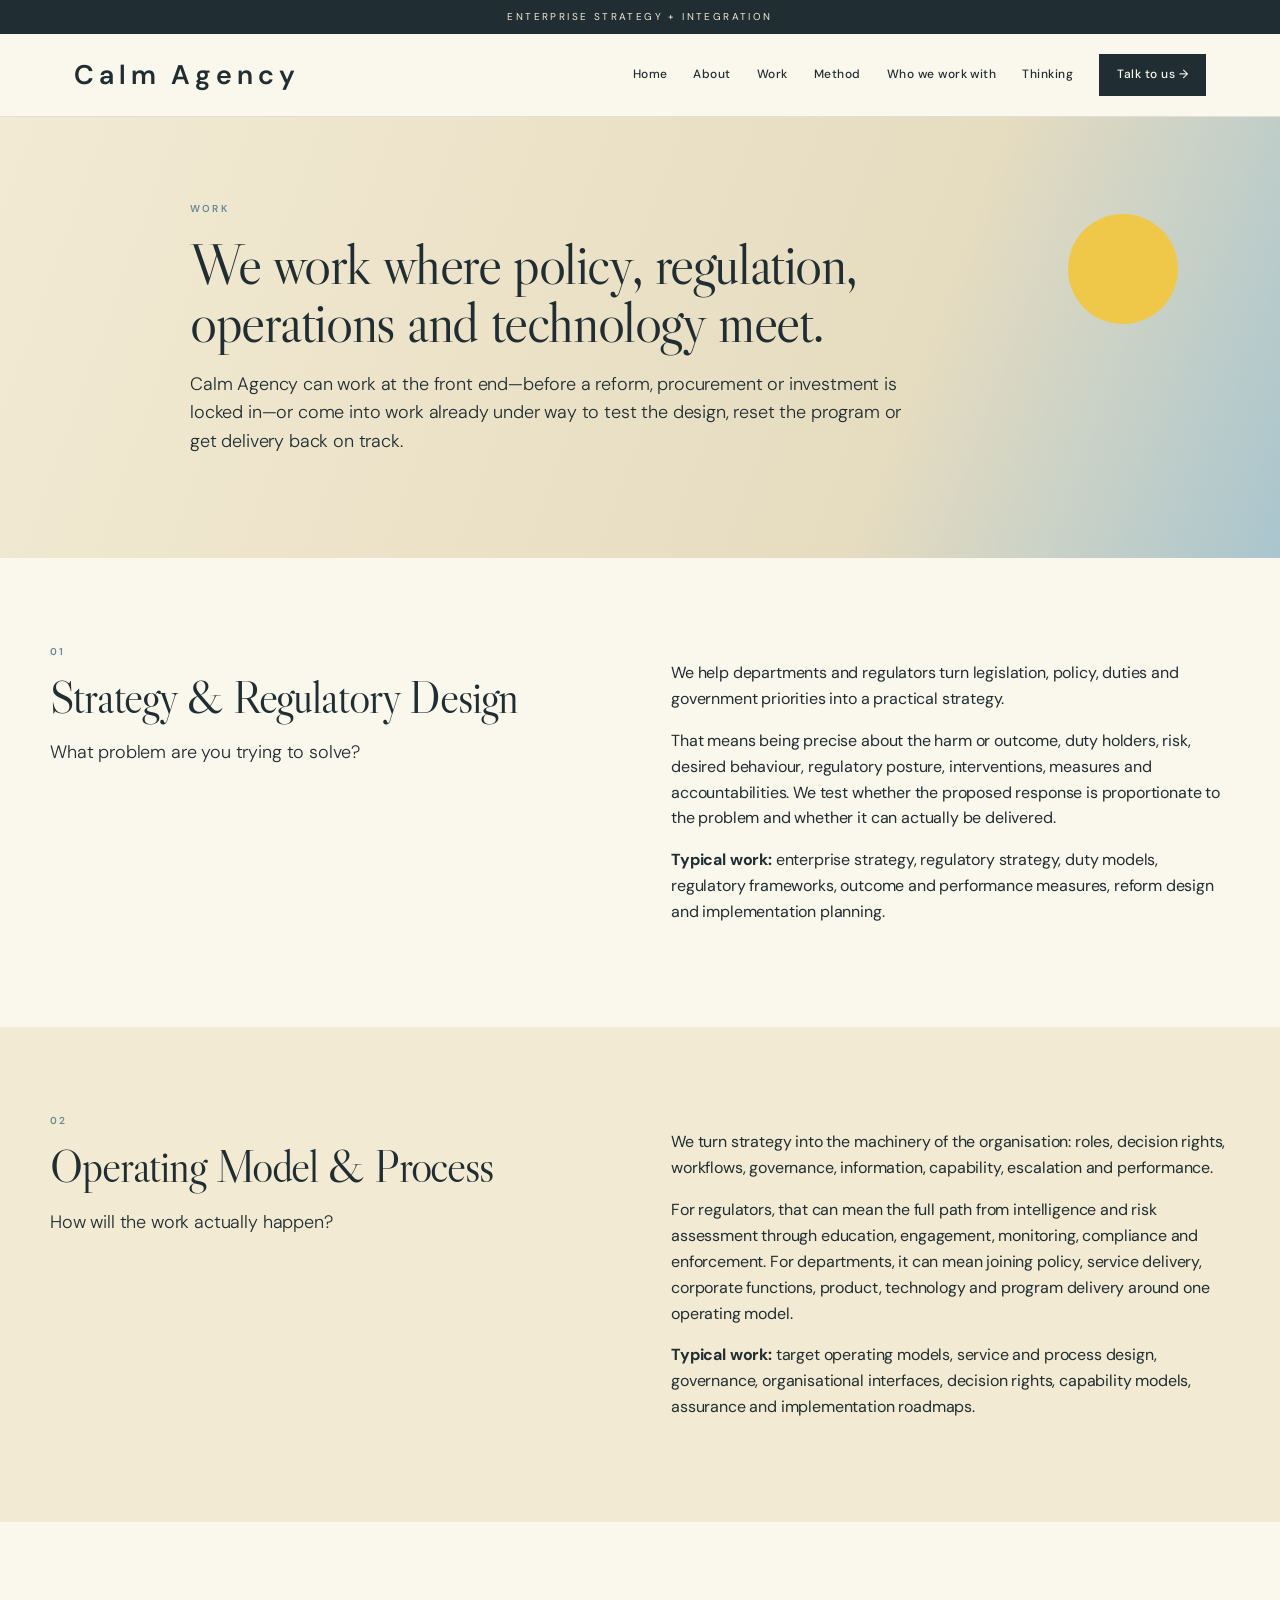
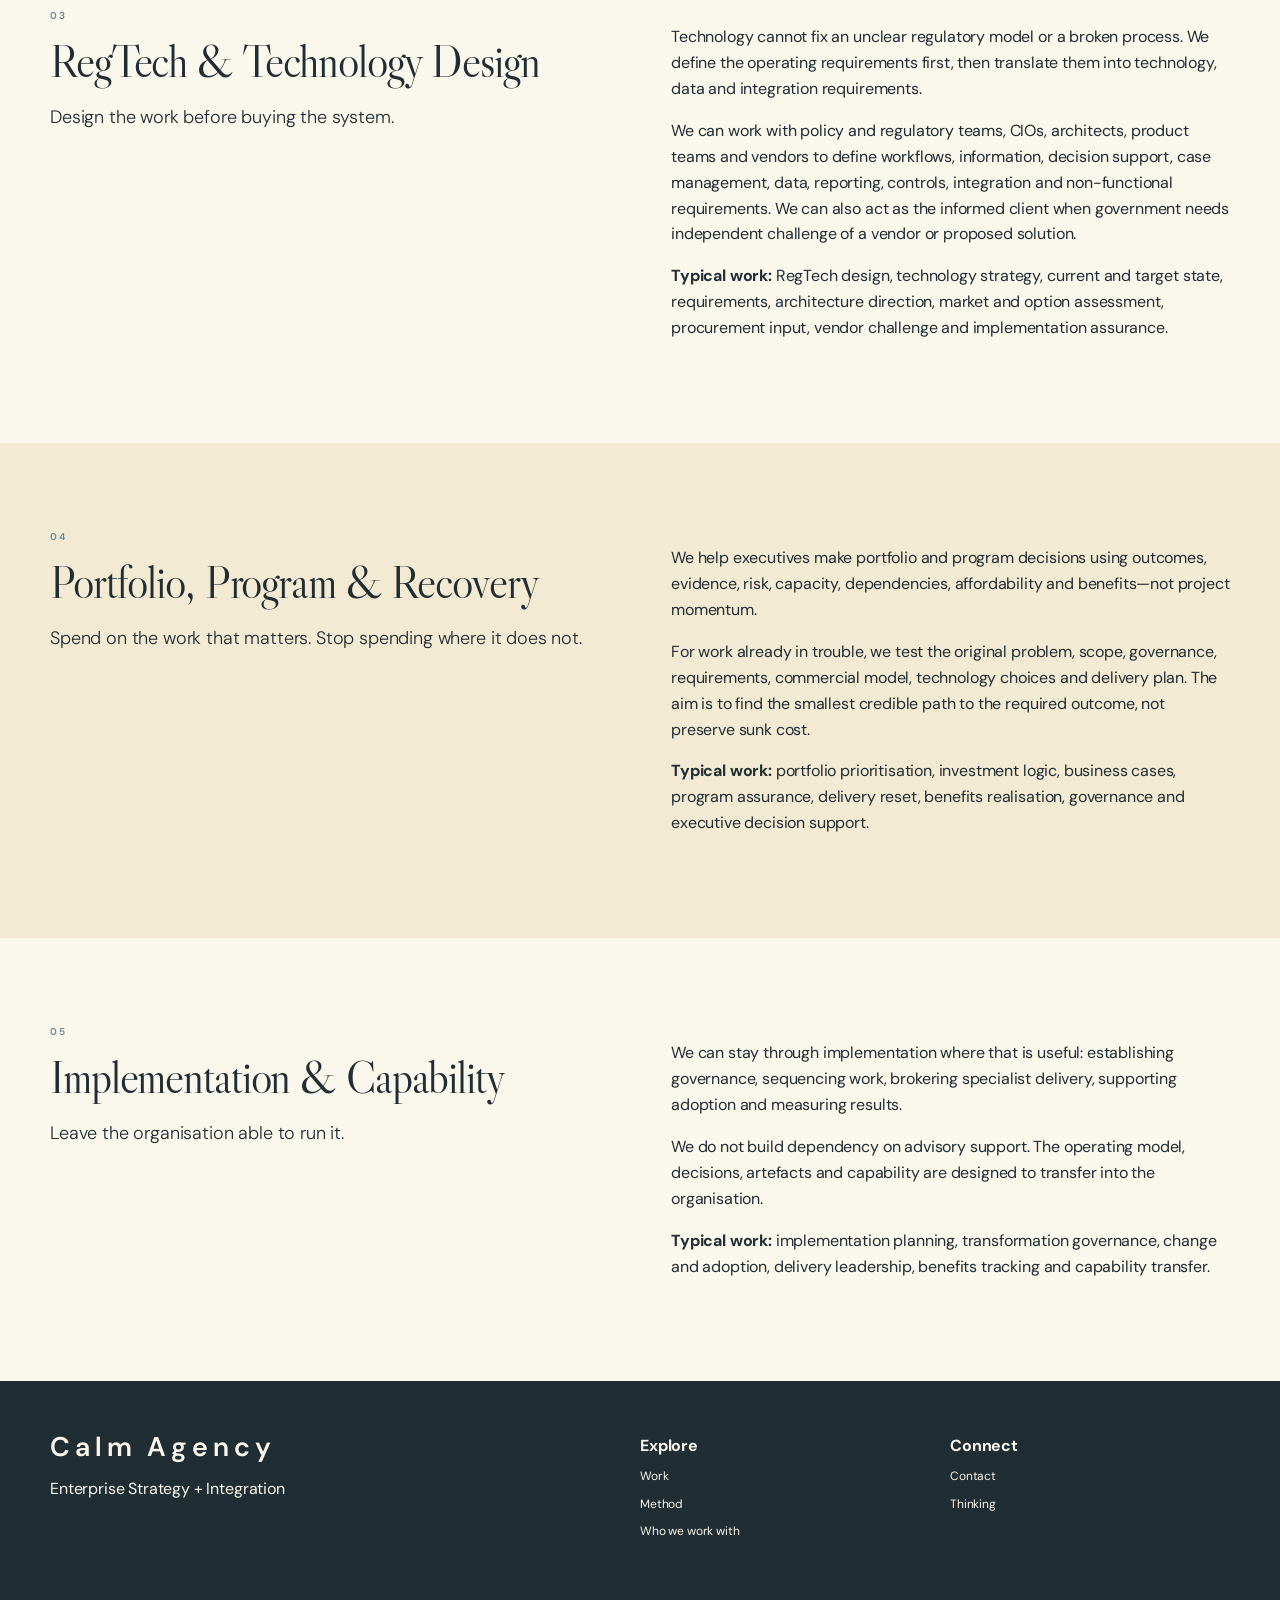
<file: services.html>
<!doctype html><html lang="en"><head><meta charset="utf-8"><meta name="viewport" content="width=device-width,initial-scale=1"><title>Work | Calm Agency</title><meta name="description" content="Regulatory strategy, operating model, RegTech, technology design, portfolio and program advisory for government and regulators."><link rel="icon" type="image/svg+xml" href="favicon.svg"><link rel="stylesheet" href="styles.css"></head><body><div class="top">ENTERPRISE STRATEGY + INTEGRATION</div><header class="nav"><div class="navin"><a class="brand" href="index.html">Calm Agency</a><button class="mobile" aria-label="Toggle navigation" aria-expanded="false" aria-controls="site-nav">Menu</button><nav id="site-nav"><a href="index.html">Home</a><a href="about.html">About</a><a href="services.html">Work</a><a href="approach.html">Method</a><a href="sectors.html">Who we work with</a><a href="insights.html">Thinking</a><a class="cta" href="contact.html">Talk to us →</a></nav></div></header><main><section class="pagehead"><div class="inner"><div class="eyebrow">Work</div><h1>We work where policy, regulation, operations and technology meet.</h1><p class="lead">Calm Agency can work at the front end—before a reform, procurement or investment is locked in—or come into work already under way to test the design, reset the program or get delivery back on track.</p></div></section><section class="section" id="strategy"><div class="inner grid2"><div><div class="eyebrow">01</div><h2>Strategy & Regulatory Design</h2><p class="lead">What problem are you trying to solve?</p></div><div><p>We help departments and regulators turn legislation, policy, duties and government priorities into a practical strategy.</p><p>That means being precise about the harm or outcome, duty holders, risk, desired behaviour, regulatory posture, interventions, measures and accountabilities. We test whether the proposed response is proportionate to the problem and whether it can actually be delivered.</p><p><b>Typical work:</b> enterprise strategy, regulatory strategy, duty models, regulatory frameworks, outcome and performance measures, reform design and implementation planning.</p></div></div></section><section class="section alt" id="operating-model"><div class="inner grid2"><div><div class="eyebrow">02</div><h2>Operating Model & Process</h2><p class="lead">How will the work actually happen?</p></div><div><p>We turn strategy into the machinery of the organisation: roles, decision rights, workflows, governance, information, capability, escalation and performance.</p><p>For regulators, that can mean the full path from intelligence and risk assessment through education, engagement, monitoring, compliance and enforcement. For departments, it can mean joining policy, service delivery, corporate functions, product, technology and program delivery around one operating model.</p><p><b>Typical work:</b> target operating models, service and process design, governance, organisational interfaces, decision rights, capability models, assurance and implementation roadmaps.</p></div></div></section><section class="section" id="technology"><div class="inner grid2"><div><div class="eyebrow">03</div><h2>RegTech & Technology Design</h2><p class="lead">Design the work before buying the system.</p></div><div><p>Technology cannot fix an unclear regulatory model or a broken process. We define the operating requirements first, then translate them into technology, data and integration requirements.</p><p>We can work with policy and regulatory teams, CIOs, architects, product teams and vendors to define workflows, information, decision support, case management, data, reporting, controls, integration and non-functional requirements. We can also act as the informed client when government needs independent challenge of a vendor or proposed solution.</p><p><b>Typical work:</b> RegTech design, technology strategy, current and target state, requirements, architecture direction, market and option assessment, procurement input, vendor challenge and implementation assurance.</p></div></div></section><section class="section alt" id="delivery"><div class="inner grid2"><div><div class="eyebrow">04</div><h2>Portfolio, Program & Recovery</h2><p class="lead">Spend on the work that matters. Stop spending where it does not.</p></div><div><p>We help executives make portfolio and program decisions using outcomes, evidence, risk, capacity, dependencies, affordability and benefits—not project momentum.</p><p>For work already in trouble, we test the original problem, scope, governance, requirements, commercial model, technology choices and delivery plan. The aim is to find the smallest credible path to the required outcome, not preserve sunk cost.</p><p><b>Typical work:</b> portfolio prioritisation, investment logic, business cases, program assurance, delivery reset, benefits realisation, governance and executive decision support.</p></div></div></section><section class="section"><div class="inner grid2"><div><div class="eyebrow">05</div><h2>Implementation & Capability</h2><p class="lead">Leave the organisation able to run it.</p></div><div><p>We can stay through implementation where that is useful: establishing governance, sequencing work, brokering specialist delivery, supporting adoption and measuring results.</p><p>We do not build dependency on advisory support. The operating model, decisions, artefacts and capability are designed to transfer into the organisation.</p><p><b>Typical work:</b> implementation planning, transformation governance, change and adoption, delivery leadership, benefits tracking and capability transfer.</p></div></div></section></main><footer class="footer"><div class="footerin"><div><div class="brand">Calm Agency</div><p>Enterprise Strategy + Integration</p></div><div><b>Explore</b><a href="services.html">Work</a><a href="approach.html">Method</a><a href="sectors.html">Who we work with</a></div><div><b>Connect</b><a href="contact.html">Contact</a><a href="insights.html">Thinking</a></div></div></footer><script src="script.js"></script></body></html>
</file>
<file: styles.css>
@import url('https://fonts.googleapis.com/css2?family=DM+Sans:wght@300;400;500;600&family=Libre+Caslon+Display&display=swap');
:root{--ink:#202d32;--blue:#a9c5ce;--blue-deep:#668a98;--sun:#efc84a;--sand:#d7c89c;--cream:#f2ead3;--paper:#faf7ed;--white:#fffdf8;--line:#cfc8b4;--muted:#697377;--max:1180px}
*{box-sizing:border-box}html{scroll-behavior:smooth}body{margin:0;color:var(--ink);background:var(--paper);font-family:'DM Sans',Arial,sans-serif;font-weight:400;line-height:1.62;letter-spacing:-.01em}a{color:inherit}.top{background:var(--ink);color:var(--cream);text-align:center;padding:9px;font-size:10px;letter-spacing:.24em;text-transform:uppercase}.nav{position:sticky;top:0;z-index:20;background:rgba(250,247,237,.96);backdrop-filter:blur(12px);border-bottom:1px solid rgba(32,45,50,.12)}.navin{max-width:var(--max);margin:auto;padding:20px 24px;display:flex;align-items:center;gap:30px}.brand{font-family:'DM Sans',Arial,sans-serif;font-size:27px;font-weight:600;text-decoration:none;margin-right:auto;letter-spacing:.18em;line-height:1}.brand span{color:var(--blue-deep)}nav{display:flex;align-items:center;gap:26px}nav a{text-decoration:none;font-size:12px;font-weight:500;letter-spacing:.04em}nav a:hover{color:var(--blue-deep)}.cta{background:var(--ink);color:var(--paper)!important;padding:11px 18px;border-radius:0}.hero{background:linear-gradient(145deg,var(--cream) 0%,#e8dfc4 47%,var(--blue) 47%,#bfd2d6 100%);min-height:590px;display:flex;align-items:center;position:relative;overflow:hidden}.hero:after{content:'';position:absolute;width:190px;height:190px;border-radius:50%;background:var(--sun);right:9%;top:11%;opacity:.94}.wrap{max-width:var(--max);margin:auto;padding:86px 24px}.hero .wrap{position:relative;z-index:2;width:100%;display:grid;grid-template-columns:1.3fr .7fr;gap:76px}.eyebrow{text-transform:uppercase;letter-spacing:.22em;font-size:10px;font-weight:600;color:var(--blue-deep)}h1,h2,h3{font-family:'Libre Caslon Display',Georgia,serif;font-weight:400;line-height:1.02;margin:.32em 0;letter-spacing:-.025em}h1{font-size:72px;max-width:800px}h2{font-size:45px}h3{font-size:25px}.lead{font-size:18px;font-weight:300;max-width:720px;line-height:1.6}.buttons{display:flex;gap:12px;margin-top:32px}.button{display:inline-block;text-decoration:none;border:1px solid var(--ink);padding:12px 21px;border-radius:0;font-size:12px;font-weight:600;letter-spacing:.05em}.button.primary{background:var(--ink);color:var(--paper)}.hero-note{align-self:end;border-left:1px solid var(--ink);padding-left:30px;font-family:'Libre Caslon Display',Georgia,serif;font-size:30px;font-style:italic;line-height:1.3}.section{padding:86px 24px}.section.alt{background:var(--cream)}.section.dark{background:var(--ink);color:var(--paper)}.inner{max-width:var(--max);margin:auto}.grid4{display:grid;grid-template-columns:repeat(4,1fr);gap:34px}.grid3{display:grid;grid-template-columns:repeat(3,1fr);gap:34px}.grid2{display:grid;grid-template-columns:repeat(2,1fr);gap:62px}.card{border-top:1px solid var(--blue-deep);padding-top:22px}.card a{font-size:11px;font-weight:600;letter-spacing:.1em;text-transform:uppercase;text-decoration:none;color:var(--blue-deep)}.num{font-family:'Libre Caslon Display',Georgia,serif;font-size:43px;color:var(--blue-deep)}.method{display:grid;grid-template-columns:repeat(4,1fr);gap:10px;margin-top:36px}.step{padding:24px;border:1px solid var(--line);background:var(--white)}.dark .step{background:transparent;border-color:#647176}.pagehead{background:linear-gradient(110deg,var(--cream),#e6dcc0 70%,var(--blue));padding:84px 24px;position:relative;overflow:hidden}.pagehead:after{content:'';position:absolute;width:110px;height:110px;border-radius:50%;background:var(--sun);right:8%;top:22%}.pagehead .inner{max-width:900px;margin:auto;position:relative;z-index:2}.pagehead h1{font-size:57px}.prose{max-width:850px}.price{font-family:'Libre Caslon Display',Georgia,serif;font-size:27px;color:var(--blue-deep)}.tag{display:inline-block;background:#e0e8e5;padding:5px 9px;margin:3px;font-size:11px}.footer{background:var(--ink);color:var(--paper);padding:52px 24px}.footerin{max-width:var(--max);margin:auto;display:grid;grid-template-columns:2fr 1fr 1fr;gap:30px}.footer a{color:var(--paper);text-decoration:none;display:block;margin:8px 0;font-size:12px}.small{font-size:12px;color:var(--muted)}.dark .small{color:#ccd1cf}.mobile{display:none;background:none;border:1px solid var(--ink);padding:8px 12px;font-family:inherit}
@media(max-width:850px){.navin{flex-wrap:wrap}.mobile{display:block;margin-left:auto}.navin nav{width:100%;display:none}.navin nav.open{display:flex;flex-direction:column;align-items:flex-start;gap:14px}.hero .wrap,.grid4,.grid3,.grid2,.method,.footerin{grid-template-columns:1fr}.hero{min-height:auto}.hero:after{width:110px;height:110px;right:-25px}.hero-note{display:none}h1{font-size:48px}h2{font-size:36px}.pagehead h1{font-size:44px}.pagehead:after{opacity:.5}.section,.wrap{padding-top:55px;padding-bottom:55px}}
</file>
